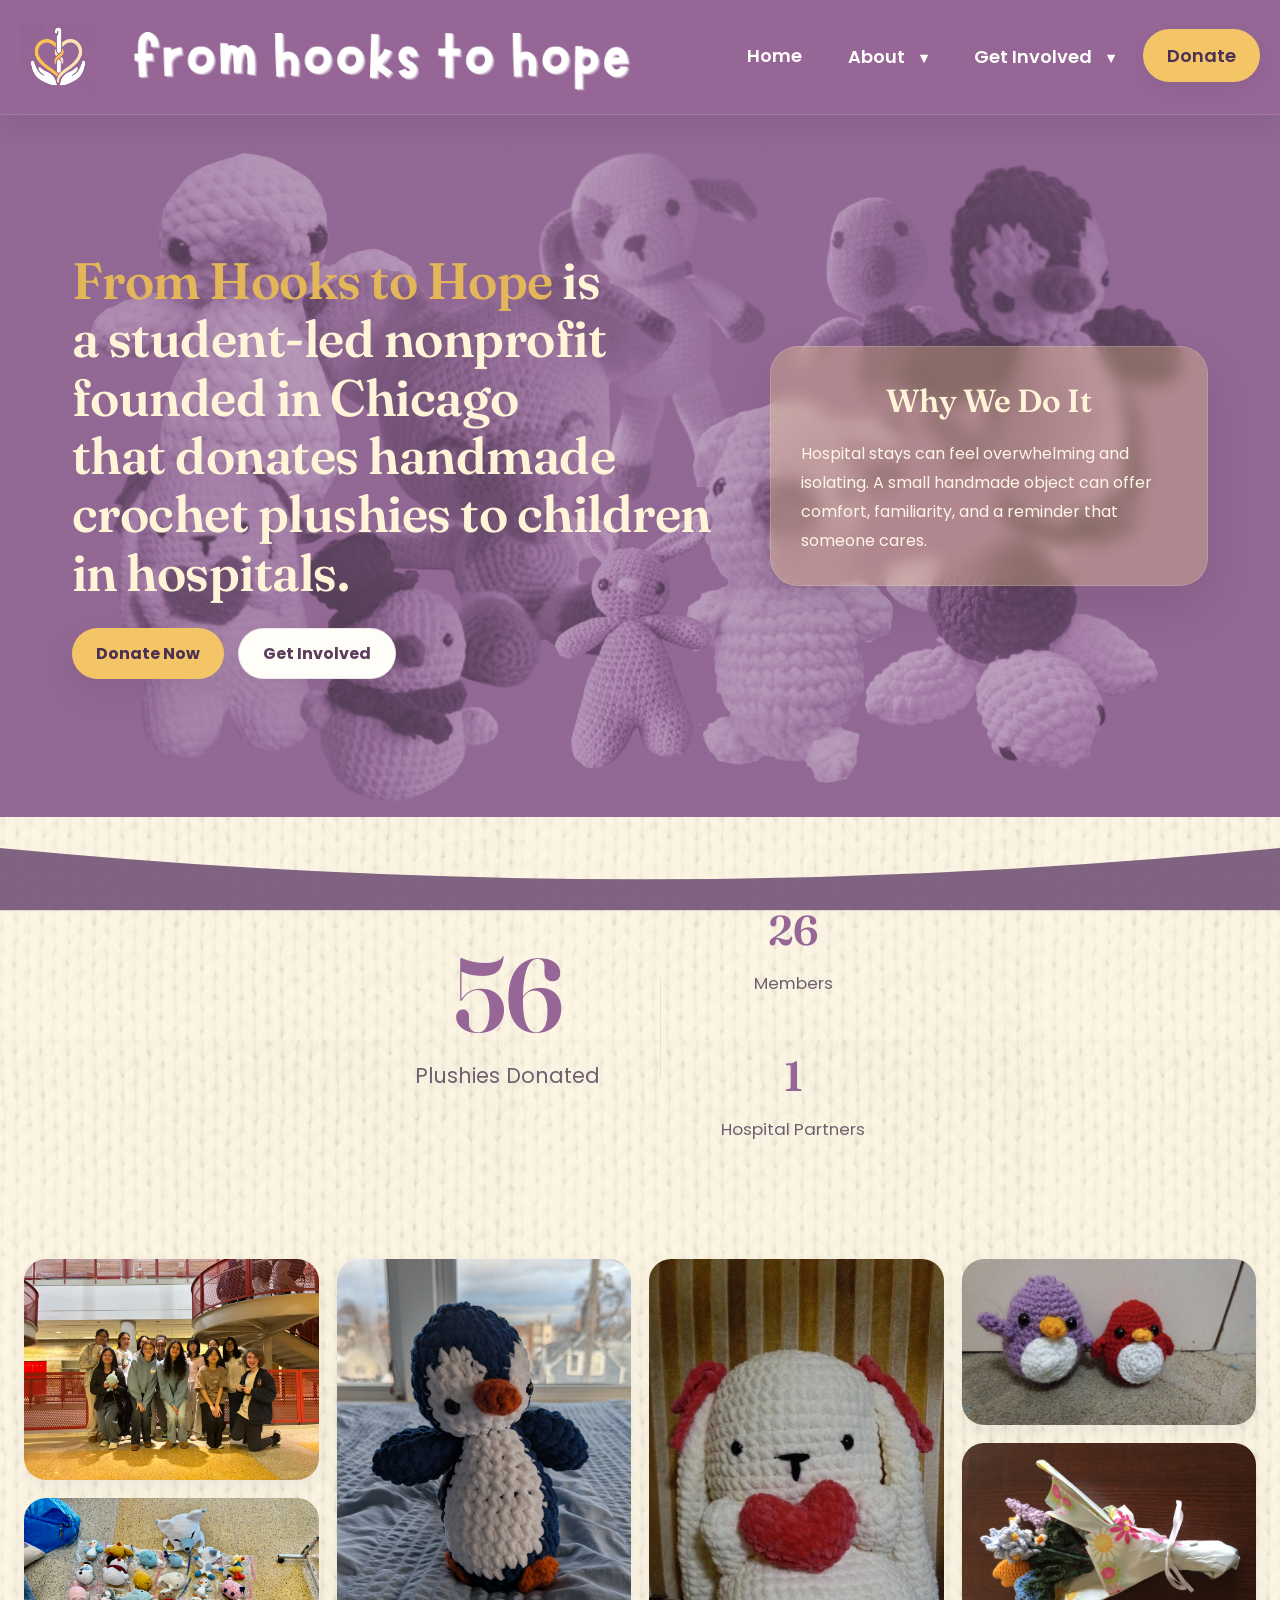
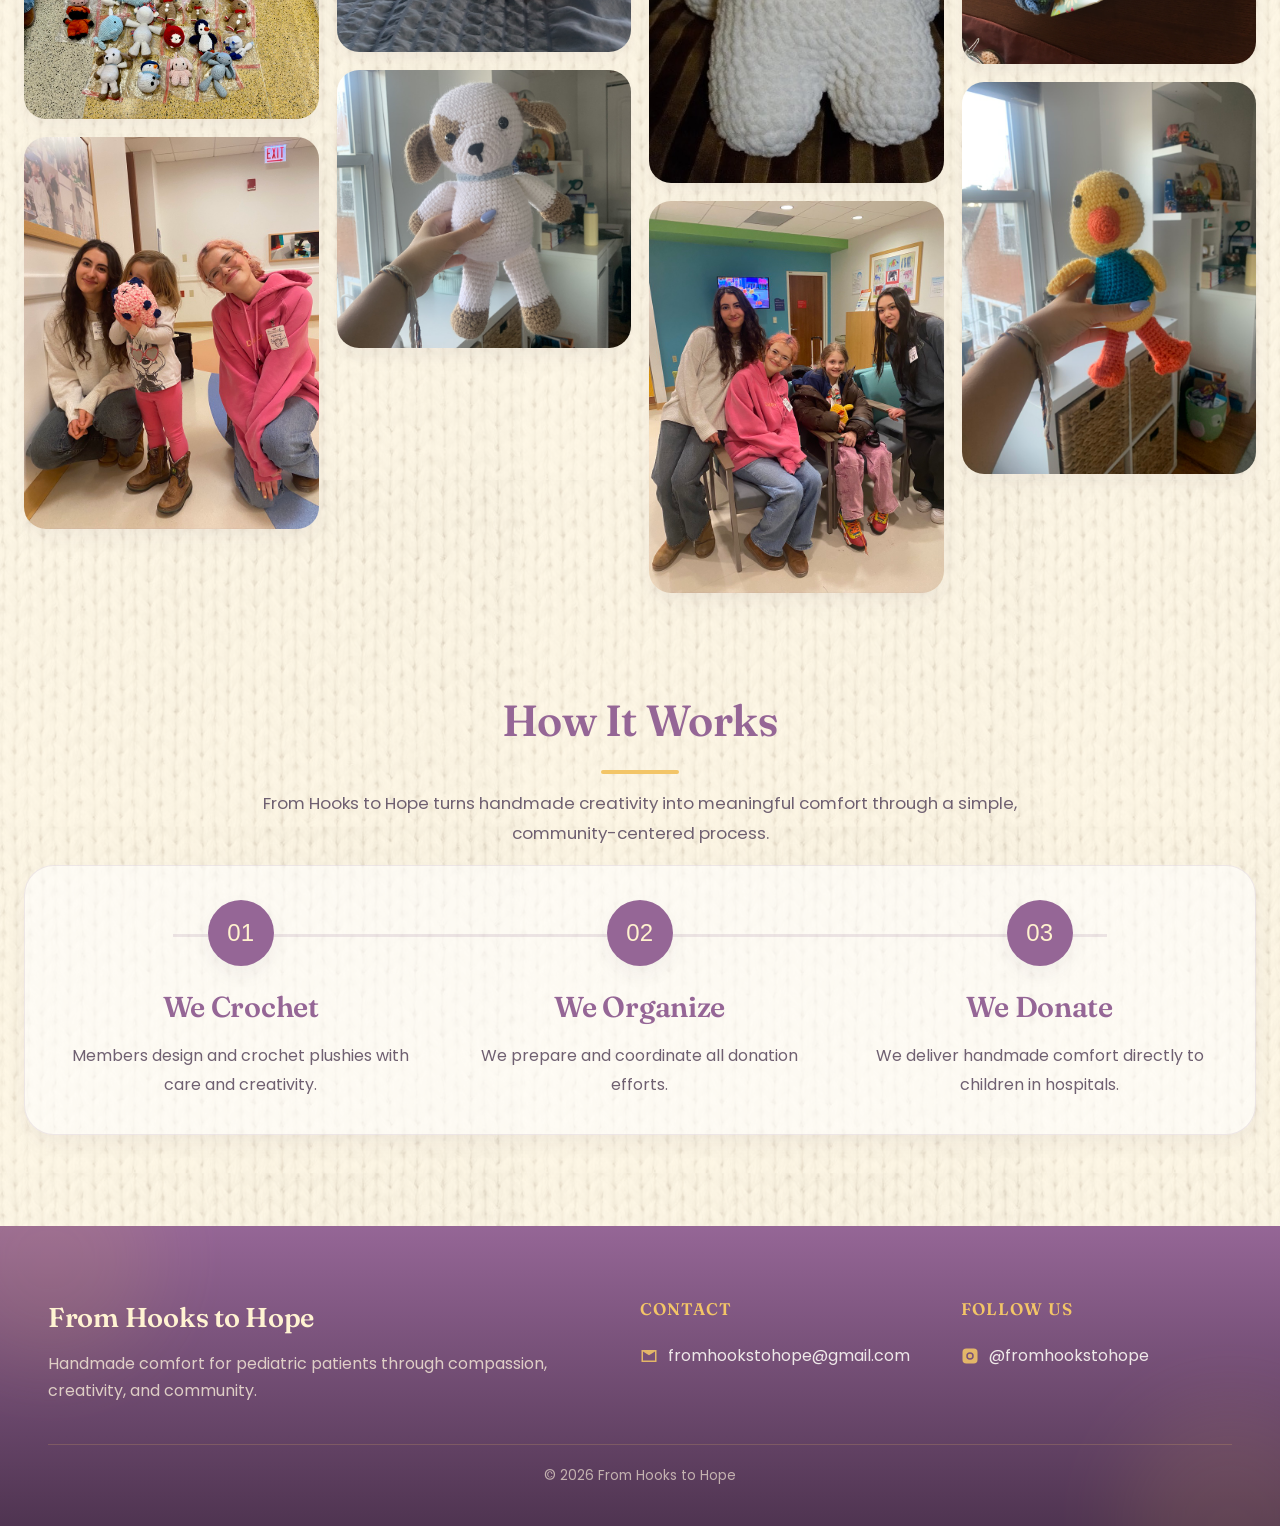
<file: index.html>
<!DOCTYPE html>
<html lang="en">

<head>
  <script async src="https://www.googletagmanager.com/gtag/js?id=G-ZLM5SKXDRL"></script>
  <script>
    window.dataLayer = window.dataLayer || [];
    function gtag(){dataLayer.push(arguments);}
    gtag('js', new Date());
    gtag('config', 'G-ZLM5SKXDRL');
  </script>

  <link rel="icon" type="image/png" href="/logo.png">
  <meta charset="UTF-8">
  <meta name="viewport" content="width=device-width, initial-scale=1.0">
  <title>From Hooks to Hope - Home</title>

  <link href="https://fonts.googleapis.com/css2?family=Fraunces:wght@500;600;700&family=Poppins:wght@300;400;500&display=swap" rel="stylesheet">
  <link href="https://api.fontshare.com/v2/css?f[]=clash-display@500,600,700&display=swap" rel="stylesheet">
  <link rel="stylesheet" href="style.css?v=30">
</head>

<body class="home">

  <!-- NAV -->
  <header class="site-header">
    <div class="nav-shell">

      <div class="logo">
      <a href="index.html" aria-label="From Hooks to Hope home">
      <img src="logo.png" alt="From Hooks to Hope Logo" class="logo-icon">
      <img src="logo-text.png" alt="From Hooks to Hope" class="logo-text">
      </a>
</div>

      <button class="menu-toggle" aria-label="Open navigation menu" aria-expanded="false" aria-controls="site-nav">
        <span></span>
        <span></span>
        <span></span>
      </button>

      <nav id="site-nav" class="site-nav" aria-label="Main navigation">
        <ul class="nav-list">

          <li><a href="index.html">Home</a></li>

          <li class="dropdown">
            <button class="dropdown-toggle" aria-expanded="false" type="button">
              About <span class="caret">▾</span>
            </button>
            <ul class="dropdown-content">
              <li><a href="about.html">About Us</a></li>
              <li><a href="ourteam.html">Our Team</a></li>
              <li><a href="impact.html">Impact</a></li>
            </ul>
          </li>

          <li class="dropdown">
            <button class="dropdown-toggle" aria-expanded="false" type="button">
              Get Involved <span class="caret">▾</span>
            </button>
            <ul class="dropdown-content">
              <li><a href="startchapter.html">Start a Chapter</a></li>
              <li><a href="volunteer.html">Volunteer</a></li>
              <li><a href="partner.html">Partner</a></li>
            </ul>
          </li>

          <li><a class="nav-donate" href="support.html">Donate</a></li>

        </ul>
      </nav>

    </div>
  </header>

  <!-- HERO -->
  <section class="hero">
  <div class="hero-text reveal reveal-left">
    <h1>
      <span class="highlight-name">From Hooks to Hope</span> is a student-led nonprofit founded in Chicago<br>
      that donates handmade crochet plushies to children in hospitals.
    </h1>

    <div class="hero-cta">
      <a href="support.html" class="button button-primary">Donate Now</a>
      <a href="volunteer.html" class="button button-secondary">Get Involved</a>
    </div>
  </div>

  <div class="mission reveal reveal-right">
    <h3>Why We Do It</h3>
    <p>
      Hospital stays can feel overwhelming and isolating.
      A small handmade object can offer comfort, familiarity,
      and a reminder that someone cares.
    </p>
  </div>
</section>

  <div class="hero-divider">
    <svg viewBox="0 0 1440 120" preserveAspectRatio="none">
      <path d="M0,50 Q720,120 1440,50 L1440,120 L0,120 Z"></path>
    </svg>
  </div>

    <section class="impact-stats reveal">

  <div class="impact-main">
    <h2>73</h2>
    <p>Plushies Donated</p>
  </div>

  <div class="impact-divider"></div>

  <div class="impact-side">
    <div class="impact-small">
      <h3>35</h3>
      <p>Members</p>
    </div>

    <div class="impact-small">
      <h3>2</h3>
      <p>Hospital Partners</p>
    </div>
  </div>

</section>

   
    <section class="photo-masonry reveal">
      <img src="members.jpg" alt="From Hooks to Hope members together">
      <img src="winterdrive3.jpg" alt="Winter donation drive">
      <img src="withpatients1.jpg" alt="Plushies prepared for pediatric patients">
      <img src="penguin-plush.jpg" alt="Handmade penguin plushie">
      <img src="dogplushie.jpg" alt="Handmade dog plushie">
      <img src="homepage4.jpg" alt="Donation photo">
      <img src="withpatients2.jpg" alt="Hospital donation plushies">
      <img src="homepage6.jpg" alt="Event photo">
      <img src="homepage7.jpg" alt="Crocheted plush donation">
      <img src="homepage8.jpg" alt="Community photo">
    </section>

    <section class="how-it-works reveal">
      <div class="section-heading">
        <h2>How It Works</h2>
        <p>
          From Hooks to Hope turns handmade creativity into meaningful comfort
          through a simple, community-centered process.
        </p>
      </div>

      <div class="process-wrap">
        <div class="process-step reveal reveal-delay-1">
          <div class="process-number">01</div>
          <div class="process-text">
            <h3>We Crochet</h3>
            <p>Members design and crochet plushies with care and creativity.</p>
          </div>
        </div>

        <div class="process-step reveal reveal-delay-2">
          <div class="process-number">02</div>
          <div class="process-text">
            <h3>We Organize</h3>
            <p>We prepare and coordinate all donation efforts.</p>
          </div>
        </div>

        <div class="process-step reveal reveal-delay-3">
          <div class="process-number">03</div>
          <div class="process-text">
            <h3>We Donate</h3>
            <p>We deliver handmade comfort directly to children in hospitals.</p>
          </div>
        </div>
      </div>
    </section>
  

  <!-- FOOTER -->
 
  <footer class="site-footer">
    <div class="footer-content">

      <div class="footer-brand">
        <h3>From Hooks to Hope</h3>
        <p>Handmade comfort for pediatric patients through compassion, creativity, and community.</p>
      </div>

      <div class="footer-links">
  <h4>Contact</h4>
  <a href="mailto:fromhookstohope@gmail.com" class="footer-link">
    <span class="footer-icon">
      <svg viewBox="0 0 24 24" fill="currentColor">
        <path d="M2 4h20v16H2V4zm10 7L4 6v12h16V6l-8 5z"/>
      </svg>
    </span>
    fromhookstohope@gmail.com
  </a>
</div>

<div class="footer-links">
  <h4>Follow Us</h4>
  <a href="https://instagram.com/fromhookstohope" target="_blank" class="footer-link">
    <span class="footer-icon">
      <svg viewBox="0 0 24 24" fill="currentColor">
        <path d="M7 2h10a5 5 0 015 5v10a5 5 0 01-5 5H7a5 5 0 01-5-5V7a5 5 0 015-5zm5 5a5 5 0 100 10 5 5 0 000-10zm6.5-1a1.5 1.5 0 110 3 1.5 1.5 0 010-3zM12 9a3 3 0 110 6 3 3 0 010-6z"/>
      </svg>
    </span>
    @fromhookstohope
  </a>
</div>

    </div>

    <div class="footer-bottom">
      <p>© 2026 From Hooks to Hope</p>
    </div>
  </footer>

  <!-- SCRIPT -->
  <script>
/* NAV */
const menuToggle = document.querySelector('.menu-toggle');
const siteNav = document.querySelector('.site-nav');

if (menuToggle && siteNav) {
  menuToggle.addEventListener('click', () => {
    siteNav.classList.toggle('nav-open');
    const expanded = menuToggle.getAttribute('aria-expanded') === 'true';
    menuToggle.setAttribute('aria-expanded', String(!expanded));
  });
}

/* DROPDOWNS */
const dropdowns = document.querySelectorAll('.dropdown');

dropdowns.forEach((dropdown) => {
  const toggle = dropdown.querySelector('.dropdown-toggle');

  toggle.addEventListener('click', (e) => {
    e.stopPropagation();

    const isOpen = dropdown.classList.contains('open');

    dropdowns.forEach(d => d.classList.remove('open'));

    if (!isOpen) dropdown.classList.add('open');
  });
});

document.addEventListener('click', () => {
  dropdowns.forEach(d => d.classList.remove('open'));
});

/* REVEAL ON SCROLL */
/* REVEAL ON SCROLL */
const revealItems = document.querySelectorAll('.reveal');

const revealObserver = new IntersectionObserver((entries) => {
  entries.forEach(entry => {
    if (entry.isIntersecting) {
      entry.target.classList.add('is-visible');
    }
  });
}, { threshold: 0.2 });

revealItems.forEach(el => revealObserver.observe(el));

/* COUNT-UP STATS (UPDATED FOR NEW STRUCTURE) */
const counters = document.querySelectorAll('.impact-main h2, .impact-small h3');
const statsSection = document.querySelector('.impact-stats');

const runCounters = () => {
  counters.forEach((counter, index) => {
    const target = parseInt(counter.innerText, 10);

    // safety: avoid re-running broken animation
    if (isNaN(target)) return;

    const duration = 1200;
    const startTime = performance.now();

    setTimeout(() => {
      const update = (time) => {
        const progress = Math.min((time - startTime) / duration, 1);
        counter.innerText = Math.floor(progress * target);

        if (progress < 1) {
          requestAnimationFrame(update);
        } else {
          counter.innerText = target;
        }
      };

      requestAnimationFrame(update);
    }, index * 180);
  });
};

const statsObserver = new IntersectionObserver((entries) => {
  entries.forEach(entry => {
    if (entry.isIntersecting) {
      runCounters();
      statsObserver.unobserve(entry.target);
    }
  });
}, {
  threshold: 0.5
});

if (statsSection) {
  statsObserver.observe(statsSection);
}
</script>

</body>
</html>
</file>
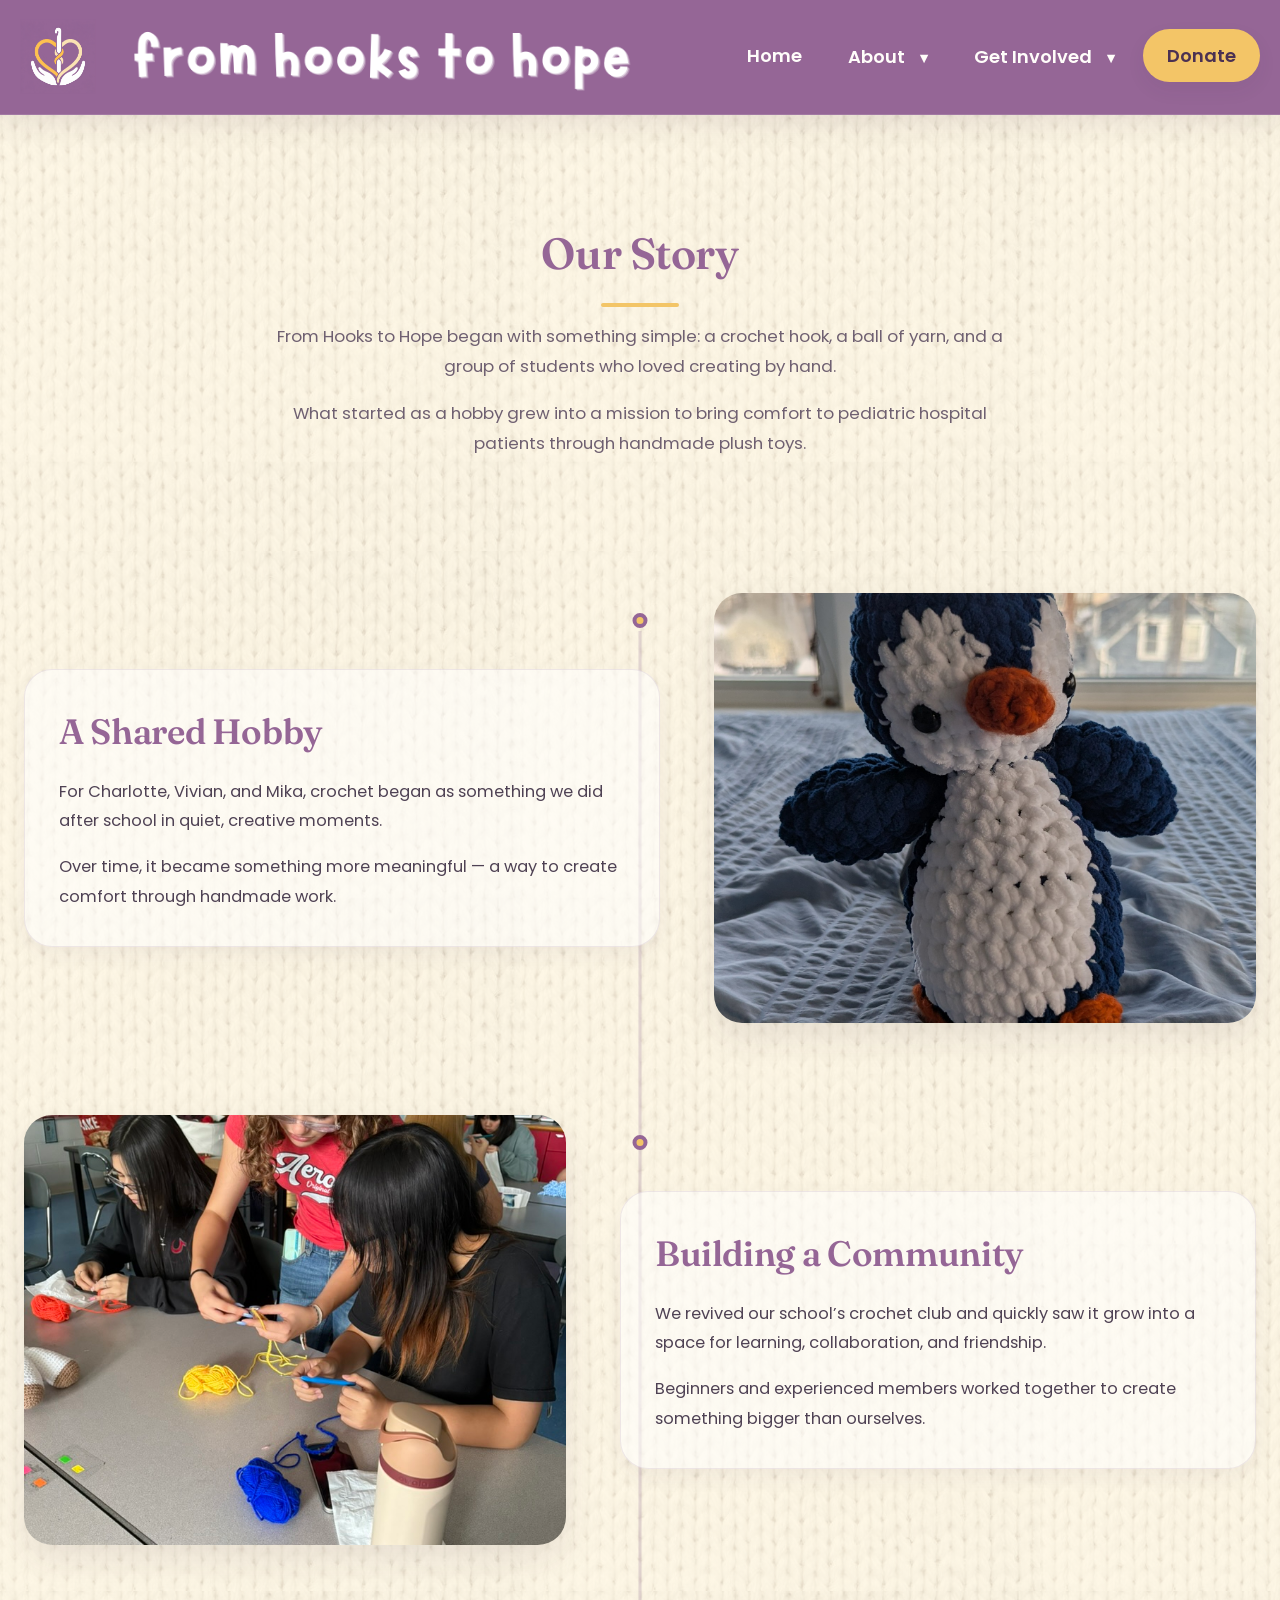
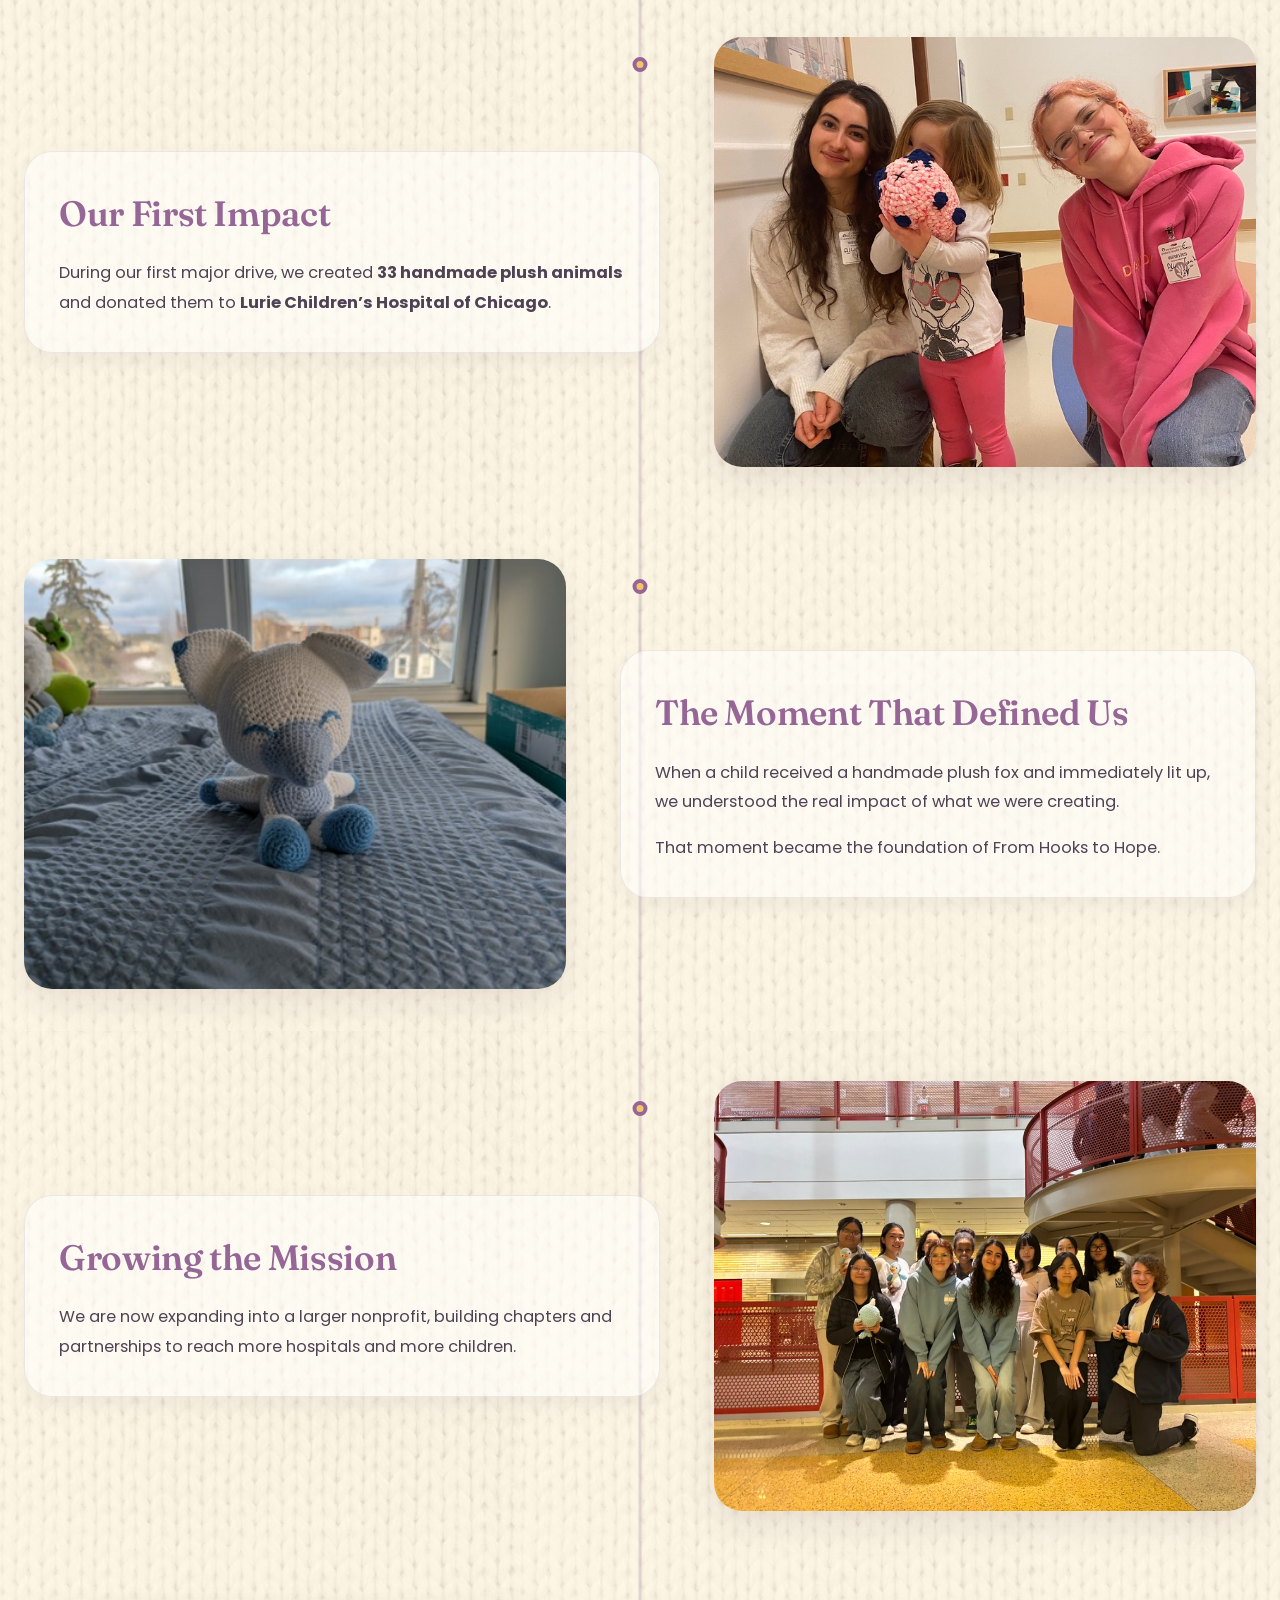
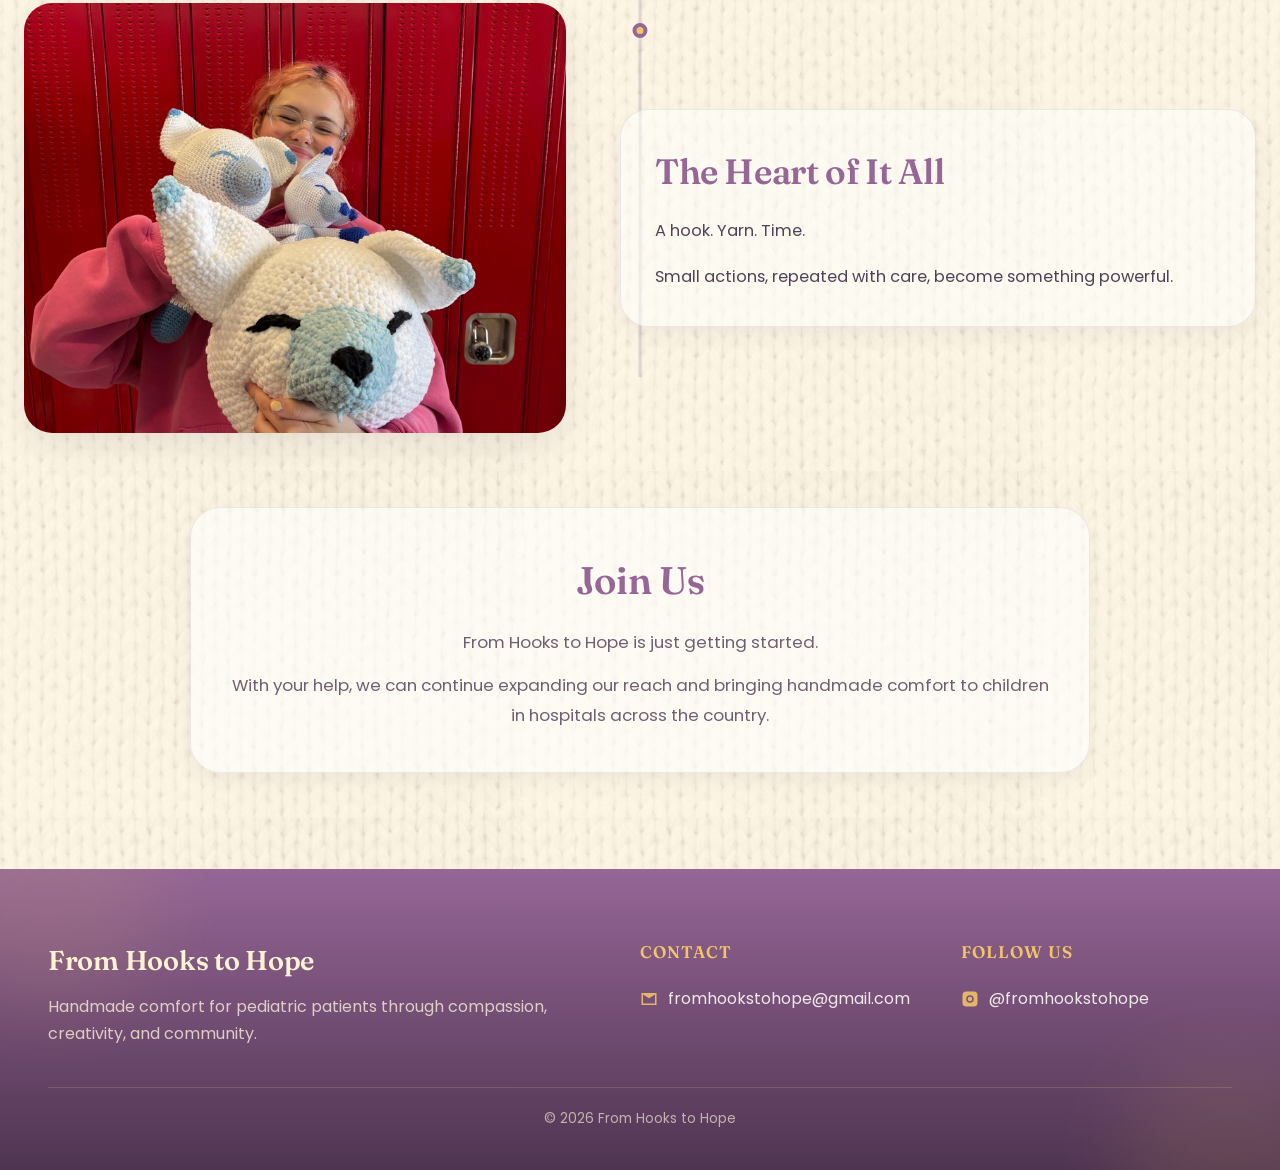
<file: about.html>
<!DOCTYPE html>
<html lang="en">

<head>
  <script async src="https://www.googletagmanager.com/gtag/js?id=G-ZLM5SKXDRL"></script>
  <script>
    window.dataLayer = window.dataLayer || [];
    function gtag(){dataLayer.push(arguments);}
    gtag('js', new Date());
    gtag('config', 'G-ZLM5SKXDRL');
  </script>

  <link rel="icon" type="image/png" href="/logo.png">

  <meta charset="UTF-8">
  <meta name="viewport" content="width=device-width, initial-scale=1.0">
  <title>From Hooks to Hope - About Us</title>

  <link href="https://fonts.googleapis.com/css2?family=Fraunces:wght@500;600;700&family=Poppins:wght@300;400;500&display=swap" rel="stylesheet">
  <link href="https://api.fontshare.com/v2/css?f[]=clash-display@500,600,700&display=swap" rel="stylesheet">

  <link rel="stylesheet" href="style.css?v=24">
</head>

<body>

  <!-- NAV -->
  <header class="site-header">
    <div class="nav-shell">

      <div class="logo">
      <a href="index.html" aria-label="From Hooks to Hope home">
      <img src="logo.png" alt="From Hooks to Hope Logo" class="logo-icon">
      <img src="logo-text.png" alt="From Hooks to Hope" class="logo-text">
      </a>
</div>

      <button class="menu-toggle" aria-label="Open navigation menu" aria-expanded="false" aria-controls="site-nav">
        <span></span>
        <span></span>
        <span></span>
      </button>

      <nav id="site-nav" class="site-nav">
        <ul class="nav-list">

          <li><a href="index.html">Home</a></li>

          <li class="dropdown">
            <button class="dropdown-toggle" type="button">
              About <span class="caret">▾</span>
            </button>
            <ul class="dropdown-content">
              <li><a href="about.html">About Us</a></li>
              <li><a href="ourteam.html">Our Team</a></li>
              <li><a href="impact.html">Impact</a></li>
            </ul>
          </li>

          <li class="dropdown">
            <button class="dropdown-toggle" type="button">
              Get Involved <span class="caret">▾</span>
            </button>
            <ul class="dropdown-content">
              <li><a href="startchapter.html">Start a Chapter</a></li>
              <li><a href="volunteer.html">Volunteer</a></li>
              <li><a href="partner.html">Partner</a></li>
            </ul>
          </li>

          <li><a class="nav-donate" href="support.html">Donate</a></li>

        </ul>
      </nav>

    </div>
  </header>

  <!-- HERO -->
  <section class="about-hero reveal">
    <div class="about-hero-content">
      <h1>Our Story</h1>

      <p>
        From Hooks to Hope began with something simple: a crochet hook, a ball of yarn,
        and a group of students who loved creating by hand.
      </p>

      <p>
        What started as a hobby grew into a mission to bring comfort to pediatric hospital patients
        through handmade plush toys.
      </p>
    </div>
  </section>

  <!-- STORY -->
  <section class="about-story">

    <div class="story-timeline">

      <div class="story-block reveal">
        <div class="story-text">
          <h2>A Shared Hobby</h2>
          <p>
            For Charlotte, Vivian, and Mika, crochet began as something we did after school
            in quiet, creative moments.
          </p>
          <p>
            Over time, it became something more meaningful — a way to create comfort through handmade work.
          </p>
        </div>

        <div class="story-image">
          <img src="penguin-plush.jpg" alt="Crochet plush beginnings">
        </div>
      </div>

      <div class="story-block reverse reveal">
        <div class="story-text">
          <h2>Building a Community</h2>
          <p>
            We revived our school’s crochet club and quickly saw it grow into a space for learning,
            collaboration, and friendship.
          </p>
          <p>
            Beginners and experienced members worked together to create something bigger than ourselves.
          </p>
        </div>

        <div class="story-image">
          <img src="teaching-in-club.jpg" alt="Crochet club members">
        </div>
      </div>

      <div class="story-block reveal">
        <div class="story-text">
          <h2>Our First Impact</h2>
          <p>
            During our first major drive, we created <strong>33 handmade plush animals</strong>
            and donated them to <strong>Lurie Children’s Hospital of Chicago</strong>.
          </p>
        </div>

        <div class="story-image">
          <img src="withpatients1.jpg" alt="Donation drive">
        </div>
      </div>

      <div class="story-block reverse reveal">
        <div class="story-text">
          <h2>The Moment That Defined Us</h2>
          <p>
            When a child received a handmade plush fox and immediately lit up,
            we understood the real impact of what we were creating.
          </p>
          <p>
            That moment became the foundation of From Hooks to Hope.
          </p>
        </div>

        <div class="story-image">
          <img src="arctic-fox.jpg" alt="Plush fox gift">
        </div>
      </div>

      <div class="story-block reveal">
        <div class="story-text">
          <h2>Growing the Mission</h2>
          <p>
            We are now expanding into a larger nonprofit, building chapters and partnerships
            to reach more hospitals and more children.
          </p>
        </div>

        <div class="story-image">
          <img src="members.jpg" alt="Team members">
        </div>
      </div>

      <div class="story-block reverse reveal">
        <div class="story-text">
          <h2>The Heart of It All</h2>
          <p>
            A hook. Yarn. Time.
          </p>
          <p>
            Small actions, repeated with care, become something powerful.
          </p>
        </div>

        <div class="story-image">
          <img src="about-impact.jpg" alt="Mission impact">
        </div>
      </div>

    </div>

    <div class="about-closing reveal">
      <h2>Join Us</h2>
      <p>From Hooks to Hope is just getting started.</p>
      <p>
        With your help, we can continue expanding our reach and bringing handmade comfort
        to children in hospitals across the country.
      </p>
    </div>

  </section>

  <!-- FOOTER -->

  <footer class="site-footer">
    <div class="footer-content">

      <div class="footer-brand">
        <h3>From Hooks to Hope</h3>
        <p>Handmade comfort for pediatric patients through compassion, creativity, and community.</p>
      </div>

      <div class="footer-links">
  <h4>Contact</h4>
  <a href="mailto:fromhookstohope@gmail.com" class="footer-link">
    <span class="footer-icon">
      <svg viewBox="0 0 24 24" fill="currentColor">
        <path d="M2 4h20v16H2V4zm10 7L4 6v12h16V6l-8 5z"/>
      </svg>
    </span>
    fromhookstohope@gmail.com
  </a>
</div>

<div class="footer-links">
  <h4>Follow Us</h4>
  <a href="https://instagram.com/fromhookstohope" target="_blank" class="footer-link">
    <span class="footer-icon">
      <svg viewBox="0 0 24 24" fill="currentColor">
        <path d="M7 2h10a5 5 0 015 5v10a5 5 0 01-5 5H7a5 5 0 01-5-5V7a5 5 0 015-5zm5 5a5 5 0 100 10 5 5 0 000-10zm6.5-1a1.5 1.5 0 110 3 1.5 1.5 0 010-3zM12 9a3 3 0 110 6 3 3 0 010-6z"/>
      </svg>
    </span>
    @fromhookstohope
  </a>
</div>

    </div>

    <div class="footer-bottom">
      <p>© 2026 From Hooks to Hope</p>
    </div>
  </footer>

  <!-- SCRIPT -->
  <script>
    const menuToggle = document.querySelector('.menu-toggle');
    const siteNav = document.querySelector('.site-nav');
    const dropdowns = document.querySelectorAll('.dropdown');

    if (menuToggle && siteNav) {
      menuToggle.addEventListener('click', () => {
        siteNav.classList.toggle('nav-open');
        menuToggle.setAttribute('aria-expanded',
          menuToggle.getAttribute('aria-expanded') === 'true' ? 'false' : 'true'
        );
      });
    }

    dropdowns.forEach((dropdown) => {
      const toggle = dropdown.querySelector('.dropdown-toggle');

      toggle.addEventListener('click', (e) => {
        e.stopPropagation();

        const isOpen = dropdown.classList.contains('open');

        dropdowns.forEach(d => d.classList.remove('open'));

        if (!isOpen) dropdown.classList.add('open');
      });
    });

    document.addEventListener('click', () => {
      dropdowns.forEach(d => d.classList.remove('open'));
    });

    const revealItems = document.querySelectorAll('.reveal');

    const observer = new IntersectionObserver((entries) => {
      entries.forEach(entry => {
        if (entry.isIntersecting) {
          entry.target.classList.add('is-visible');
        }
      });
    }, { threshold: 0.14 });

    revealItems.forEach(el => observer.observe(el));
  </script>

</body>
</html>
</file>
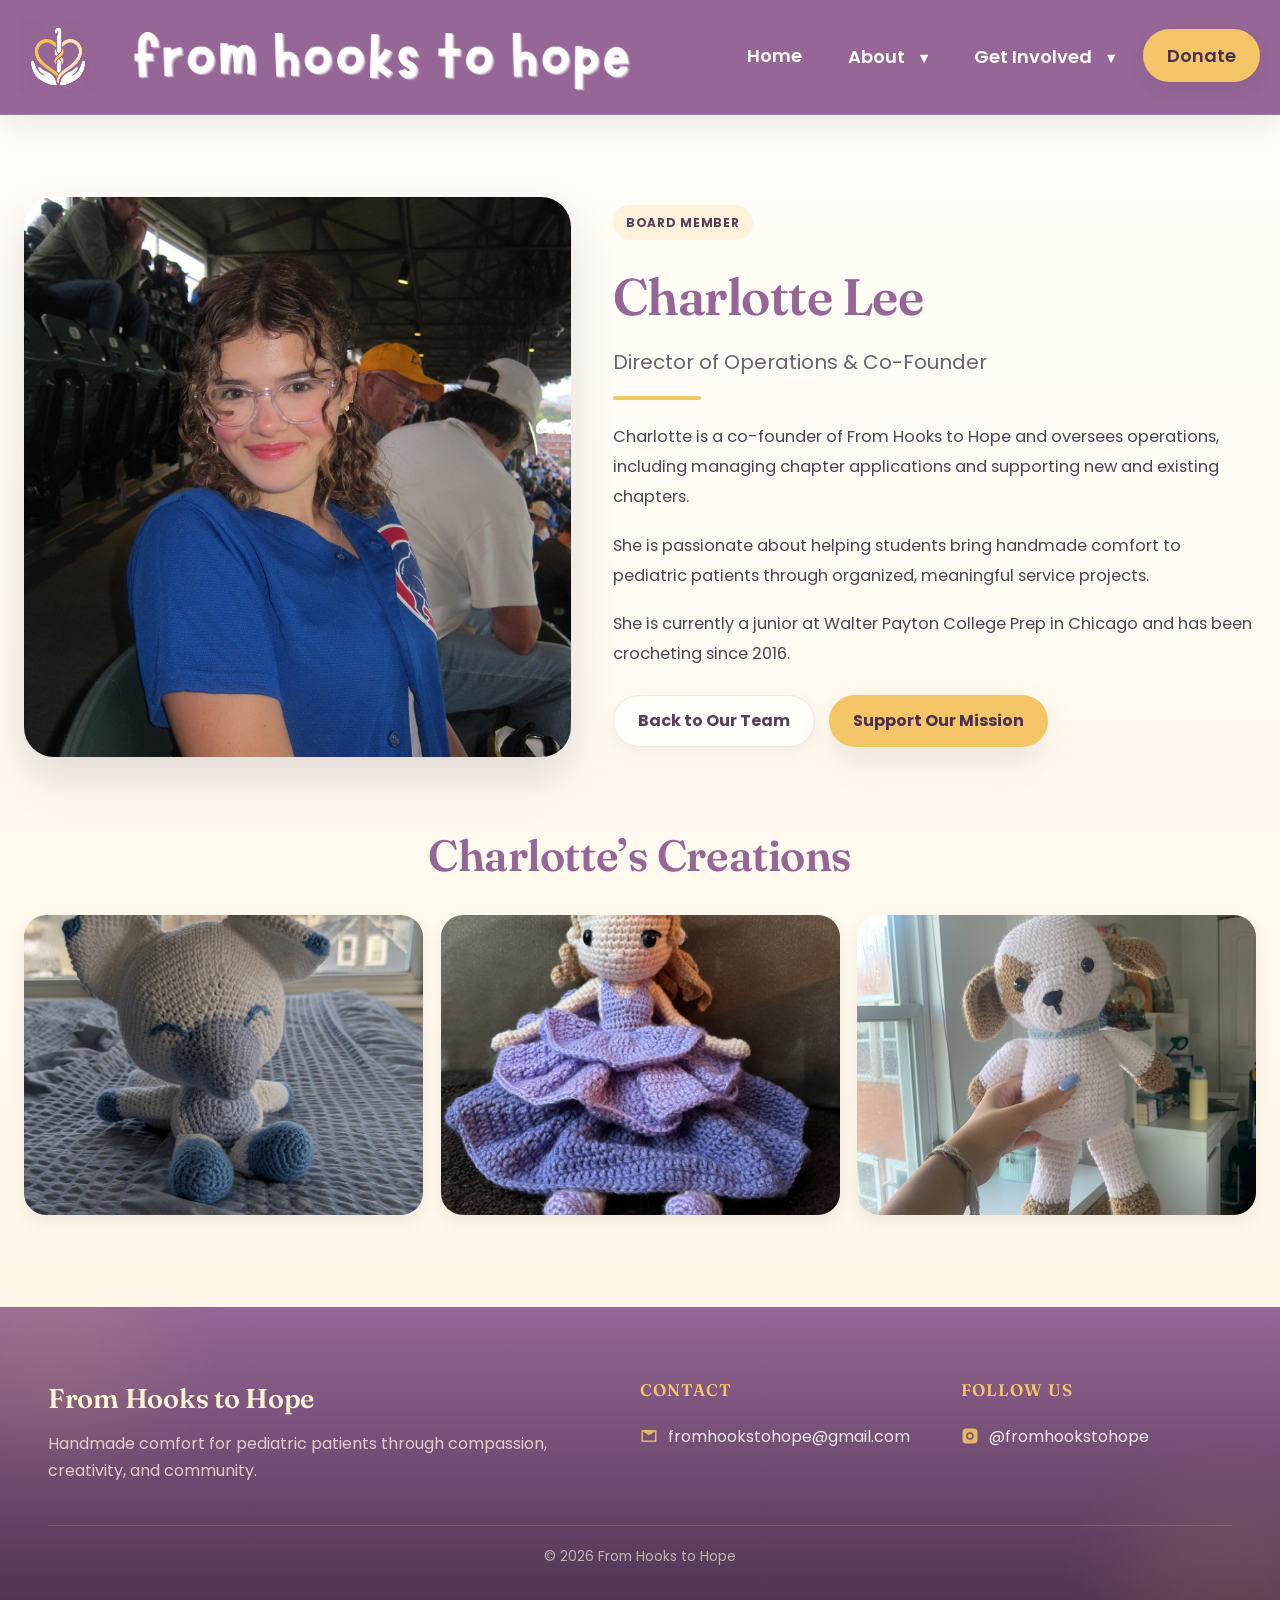
<file: charlotte.html>
<!DOCTYPE html>
<html lang="en">

<head>
  <script async src="https://www.googletagmanager.com/gtag/js?id=G-ZLM5SKXDRL"></script>
  <script>
    window.dataLayer = window.dataLayer || [];
    function gtag(){dataLayer.push(arguments);}
    gtag('js', new Date());
    gtag('config', 'G-ZLM5SKXDRL');
  </script>

  <link rel="icon" type="image/png" href="/logo.png">

  <meta charset="UTF-8">
  <meta name="viewport" content="width=device-width, initial-scale=1.0">
  <title>From Hooks to Hope - Charlotte Lee</title>

  <link href="https://fonts.googleapis.com/css2?family=Fraunces:wght@500;600;700&family=Poppins:wght@300;400;500&display=swap" rel="stylesheet">
  <link href="https://api.fontshare.com/v2/css?f[]=clash-display@500,600,700&display=swap" rel="stylesheet">

  <link rel="stylesheet" href="style.css?v=24">
</head>

<body>

  <!-- NAV -->
  <header class="site-header">
    <div class="nav-shell">

      <div class="logo">
      <a href="index.html" aria-label="From Hooks to Hope home">
      <img src="logo.png" alt="From Hooks to Hope Logo" class="logo-icon">
      <img src="logo-text.png" alt="From Hooks to Hope" class="logo-text">
      </a>
</div>

      <button class="menu-toggle" aria-label="Open navigation menu" aria-expanded="false" aria-controls="site-nav">
        <span></span>
        <span></span>
        <span></span>
      </button>

      <nav id="site-nav" class="site-nav">
        <ul class="nav-list">

          <li><a href="index.html">Home</a></li>

          <li class="dropdown">
            <button class="dropdown-toggle" type="button">
              About <span class="caret">▾</span>
            </button>
            <ul class="dropdown-content">
              <li><a href="about.html">About Us</a></li>
              <li><a href="ourteam.html">Our Team</a></li>
              <li><a href="impact.html">Impact</a></li>
            </ul>
          </li>

          <li class="dropdown">
            <button class="dropdown-toggle" type="button">
              Get Involved <span class="caret">▾</span>
            </button>
            <ul class="dropdown-content">
              <li><a href="startchapter.html">Start a Chapter</a></li>
              <li><a href="volunteer.html">Volunteer</a></li>
              <li><a href="partner.html">Partner</a></li>
            </ul>
          </li>

          <li><a class="nav-donate" href="support.html">Donate</a></li>

        </ul>
      </nav>

    </div>
  </header>

  <!-- PROFILE -->
  <main class="member-page">

    <section class="member-profile">

      <div class="member-image reveal reveal-left">
        <img src="charlotte.jpg" alt="Charlotte Lee">
      </div>

      <div class="member-content reveal reveal-right">

        <span class="member-label">Board Member</span>

        <h1>Charlotte Lee</h1>

        <p class="member-role">Director of Operations &amp; Co-Founder</p>

        <div class="member-divider"></div>

        <p class="member-bio">
          Charlotte is a co-founder of From Hooks to Hope and oversees operations,
          including managing chapter applications and supporting new and existing chapters.
        </p>

        <p class="member-bio">
          She is passionate about helping students bring handmade comfort to pediatric patients
          through organized, meaningful service projects.
        </p>

        <p class="member-bio">
          She is currently a junior at Walter Payton College Prep in Chicago and has been crocheting since 2016.
        </p>

        <div class="member-buttons">
          <a href="ourteam.html" class="member-button-secondary">Back to Our Team</a>
          <a href="support.html" class="member-button">Support Our Mission</a>
        </div>

      </div>

    </section>

    <!-- GALLERY -->
    <section class="member-gallery-section">

      <div class="member-gallery-heading reveal">
        <h2>Charlotte’s Creations</h2>
      </div>

      <div class="member-gallery">
        <img src="charlotte-make1.jpg" class="reveal reveal-delay-1" alt="Charlotte crochet work 1">
        <img src="charlotte-make2.jpg" class="reveal reveal-delay-2" alt="Charlotte crochet work 2">
        <img src="charlotte-make3.jpg" class="reveal reveal-delay-3" alt="Charlotte crochet work 3">
      </div>

    </section>

  </main>

  <!-- FOOTER -->

  <footer class="site-footer">
    <div class="footer-content">

      <div class="footer-brand">
        <h3>From Hooks to Hope</h3>
        <p>Handmade comfort for pediatric patients through compassion, creativity, and community.</p>
      </div>

      <div class="footer-links">
  <h4>Contact</h4>
  <a href="mailto:fromhookstohope@gmail.com" class="footer-link">
    <span class="footer-icon">
      <svg viewBox="0 0 24 24" fill="currentColor">
        <path d="M2 4h20v16H2V4zm10 7L4 6v12h16V6l-8 5z"/>
      </svg>
    </span>
    fromhookstohope@gmail.com
  </a>
</div>

<div class="footer-links">
  <h4>Follow Us</h4>
  <a href="https://instagram.com/fromhookstohope" target="_blank" class="footer-link">
    <span class="footer-icon">
      <svg viewBox="0 0 24 24" fill="currentColor">
        <path d="M7 2h10a5 5 0 015 5v10a5 5 0 01-5 5H7a5 5 0 01-5-5V7a5 5 0 015-5zm5 5a5 5 0 100 10 5 5 0 000-10zm6.5-1a1.5 1.5 0 110 3 1.5 1.5 0 010-3zM12 9a3 3 0 110 6 3 3 0 010-6z"/>
      </svg>
    </span>
    @fromhookstohope
  </a>
</div>

    </div>

    <div class="footer-bottom">
      <p>© 2026 From Hooks to Hope</p>
    </div>
  </footer>

  <!-- SCRIPT -->
  <script>
    const menuToggle = document.querySelector('.menu-toggle');
    const siteNav = document.querySelector('.site-nav');
    const dropdowns = document.querySelectorAll('.dropdown');

    if (menuToggle && siteNav) {
      menuToggle.addEventListener('click', () => {
        siteNav.classList.toggle('nav-open');
        menuToggle.setAttribute('aria-expanded',
          menuToggle.getAttribute('aria-expanded') === 'true' ? 'false' : 'true'
        );
      });
    }

    dropdowns.forEach((dropdown) => {
      const toggle = dropdown.querySelector('.dropdown-toggle');

      toggle.addEventListener('click', (e) => {
        e.stopPropagation();

        const isOpen = dropdown.classList.contains('open');

        dropdowns.forEach(d => d.classList.remove('open'));

        if (!isOpen) dropdown.classList.add('open');
      });
    });

    document.addEventListener('click', () => {
      dropdowns.forEach(d => d.classList.remove('open'));
    });

    const revealItems = document.querySelectorAll('.reveal');

    const observer = new IntersectionObserver((entries) => {
      entries.forEach(entry => {
        if (entry.isIntersecting) {
          entry.target.classList.add('is-visible');
        }
      });
    }, { threshold: 0.14 });

    revealItems.forEach(el => observer.observe(el));
  </script>

</body>
</html>
</file>
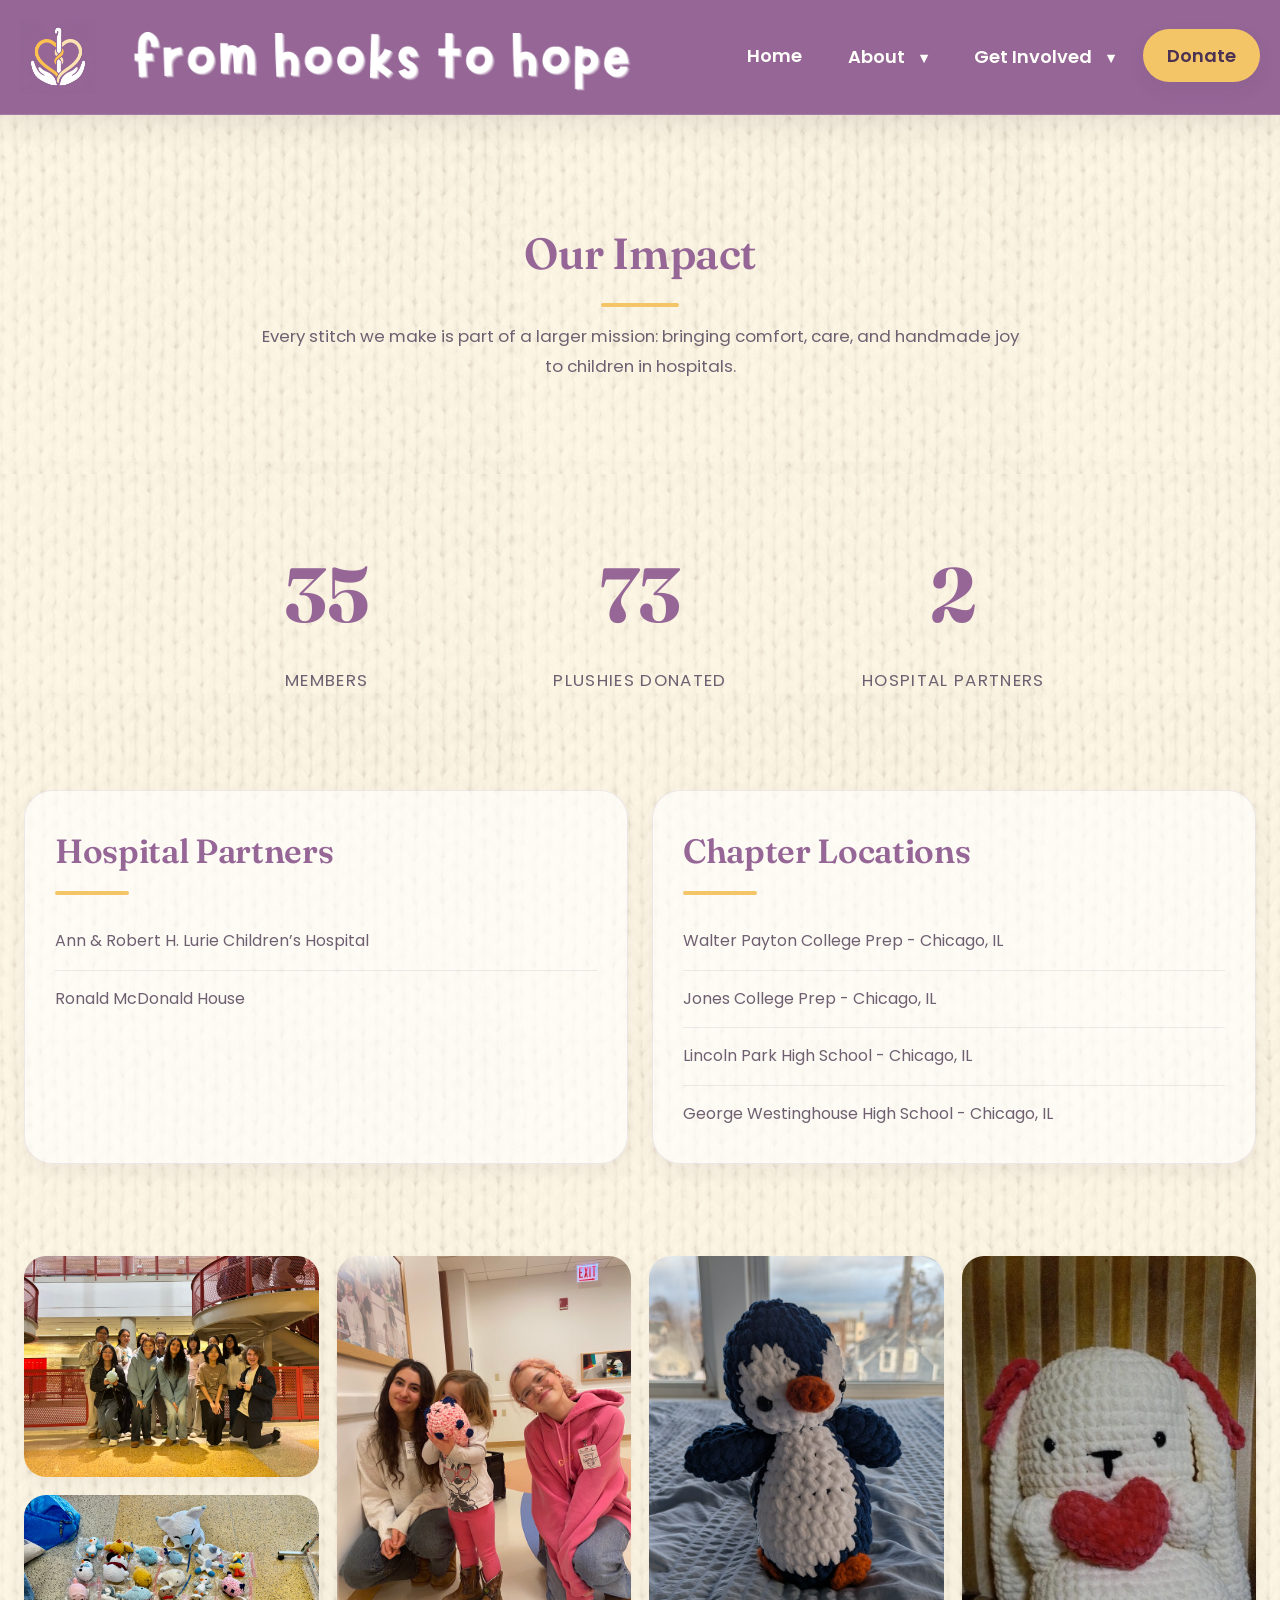
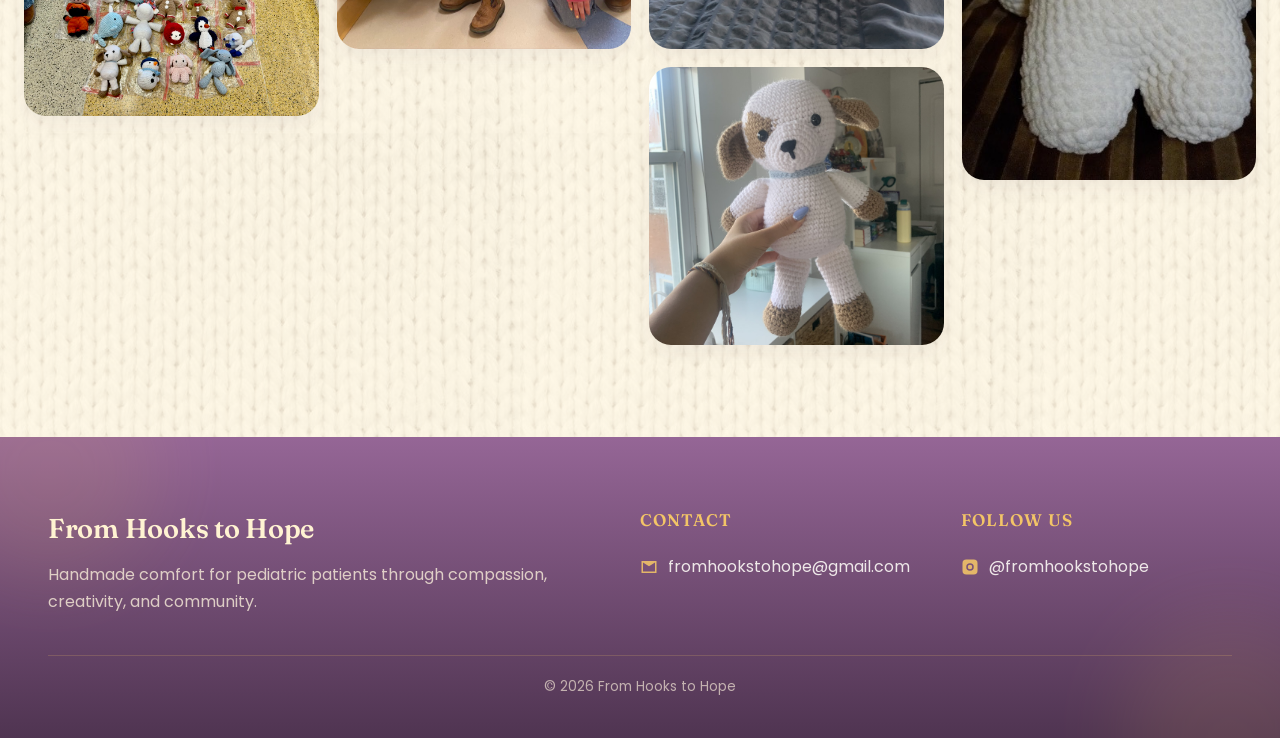
<file: impact.html>
<!DOCTYPE html>
<html lang="en">

<head>
  <script async src="https://www.googletagmanager.com/gtag/js?id=G-ZLM5SKXDRL"></script>
  <script>
    window.dataLayer = window.dataLayer || [];
    function gtag(){dataLayer.push(arguments);}
    gtag('js', new Date());
    gtag('config', 'G-ZLM5SKXDRL');
  </script>

  <link rel="icon" type="image/png" href="/logo.png">
  <meta charset="UTF-8">
  <meta name="viewport" content="width=device-width, initial-scale=1.0">

  <title>From Hooks to Hope - Impact</title>

  <link href="https://fonts.googleapis.com/css2?family=Fraunces:wght@500;600;700&family=Poppins:wght@300;400;500&display=swap" rel="stylesheet">
  <link href="https://api.fontshare.com/v2/css?f[]=clash-display@500,600,700&display=swap" rel="stylesheet">

  <link rel="stylesheet" href="style.css?v=24">
</head>

<body class="impact-page">

  <!-- NAV -->
  <header class="site-header">
    <div class="nav-shell">

      <div class="logo">
      <a href="index.html" aria-label="From Hooks to Hope home">
      <img src="logo.png" alt="From Hooks to Hope Logo" class="logo-icon">
      <img src="logo-text.png" alt="From Hooks to Hope" class="logo-text">
      </a>
</div>

      <button class="menu-toggle" aria-label="Open navigation menu" aria-expanded="false" aria-controls="site-nav">
        <span></span><span></span><span></span>
      </button>

      <nav id="site-nav" class="site-nav">
        <ul class="nav-list">
          <li><a href="index.html">Home</a></li>

          <li class="dropdown">
            <button class="dropdown-toggle" type="button">
              About <span class="caret">▾</span>
            </button>
            <ul class="dropdown-content">
              <li><a href="about.html">About Us</a></li>
              <li><a href="ourteam.html">Our Team</a></li>
              <li><a href="impact.html">Impact</a></li>
            </ul>
          </li>

          <li class="dropdown">
            <button class="dropdown-toggle" type="button">
              Get Involved <span class="caret">▾</span>
            </button>
            <ul class="dropdown-content">
              <li><a href="startchapter.html">Start a Chapter</a></li>
              <li><a href="volunteer.html">Volunteer</a></li>
              <li><a href="partner.html">Partner</a></li>
            </ul>
          </li>

          <li><a class="nav-donate" href="support.html">Donate</a></li>
        </ul>
      </nav>

    </div>
  </header>

  <!-- HERO -->
  <section class="projects-hero reveal">
    <div class="projects-hero-content">
      <h1>Our Impact</h1>
      <p>
        Every stitch we make is part of a larger mission: bringing comfort, care,
        and handmade joy to children in hospitals.
      </p>
    </div>
  </section>

  <!-- STATS -->
  <section class="stats reveal">
    <div class="stat">
      <h3>35</h3>
      <p>Members</p>
    </div>

    <div class="stat">
      <h3>73</h3>
      <p>Plushies Donated</p>
    </div>

    <div class="stat">
      <h3>2</h3>
      <p>Hospital Partners</p>
    </div>
  </section>

  <!-- NETWORK -->
  <section class="network-section">

    <div class="network-column reveal">
      <h2>Hospital Partners</h2>
      <ul class="network-list">
        <li>Ann &amp; Robert H. Lurie Children’s Hospital</li>
        <li>Ronald McDonald House</li>
      </ul>
    </div>

    <div class="network-column reveal">
      <h2>Chapter Locations</h2>
      <ul class="network-list">
        <li>Walter Payton College Prep - Chicago, IL</li>
        <li>Jones College Prep - Chicago, IL</li>
        <li>Lincoln Park High School - Chicago, IL</li>
        <li>George Westinghouse High School - Chicago, IL</li>
      </ul>
    </div>

  </section>

  <!-- GALLERY -->
  <section class="photo-masonry reveal">
    <img src="members.jpg" alt="">
    <img src="winterdrive3.jpg" alt="">
    <img src="withpatients1.jpg" alt="">
    <img src="penguin-plush.jpg" alt="">
    <img src="dogplushie.jpg" alt="">
    <img src="homepage4.jpg" alt="">
  </section>

<!-- FOOTER -->
 
  <footer class="site-footer">
    <div class="footer-content">

      <div class="footer-brand">
        <h3>From Hooks to Hope</h3>
        <p>Handmade comfort for pediatric patients through compassion, creativity, and community.</p>
      </div>

      <div class="footer-links">
  <h4>Contact</h4>
  <a href="mailto:fromhookstohope@gmail.com" class="footer-link">
    <span class="footer-icon">
      <svg viewBox="0 0 24 24" fill="currentColor">
        <path d="M2 4h20v16H2V4zm10 7L4 6v12h16V6l-8 5z"/>
      </svg>
    </span>
    fromhookstohope@gmail.com
  </a>
</div>

<div class="footer-links">
  <h4>Follow Us</h4>
  <a href="https://instagram.com/fromhookstohope" target="_blank" class="footer-link">
    <span class="footer-icon">
      <svg viewBox="0 0 24 24" fill="currentColor">
        <path d="M7 2h10a5 5 0 015 5v10a5 5 0 01-5 5H7a5 5 0 01-5-5V7a5 5 0 015-5zm5 5a5 5 0 100 10 5 5 0 000-10zm6.5-1a1.5 1.5 0 110 3 1.5 1.5 0 010-3zM12 9a3 3 0 110 6 3 3 0 010-6z"/>
      </svg>
    </span>
    @fromhookstohope
  </a>
</div>

    </div>

    <div class="footer-bottom">
      <p>© 2026 From Hooks to Hope</p>
    </div>
  </footer>

  
  <!-- SCRIPT (FIXED) -->
  <script>
    // dropdowns
    document.querySelectorAll(".dropdown-toggle").forEach(button => {
      button.addEventListener("click", (e) => {
        e.stopPropagation();

        const dropdown = button.parentElement;

        document.querySelectorAll(".dropdown").forEach(d => {
          if (d !== dropdown) d.classList.remove("open");
        });

        dropdown.classList.toggle("open");
      });
    });

    document.addEventListener("click", () => {
      document.querySelectorAll(".dropdown").forEach(d => {
        d.classList.remove("open");
      });
    });

    // reveal animation
    const revealItems = document.querySelectorAll('.reveal');

    const observer = new IntersectionObserver((entries) => {
      entries.forEach(entry => {
        if (entry.isIntersecting) {
          entry.target.classList.add('is-visible');
        }
      });
    }, { threshold: 0.14 });

    revealItems.forEach(el => observer.observe(el));
  </script>

</body>
</html>
</file>
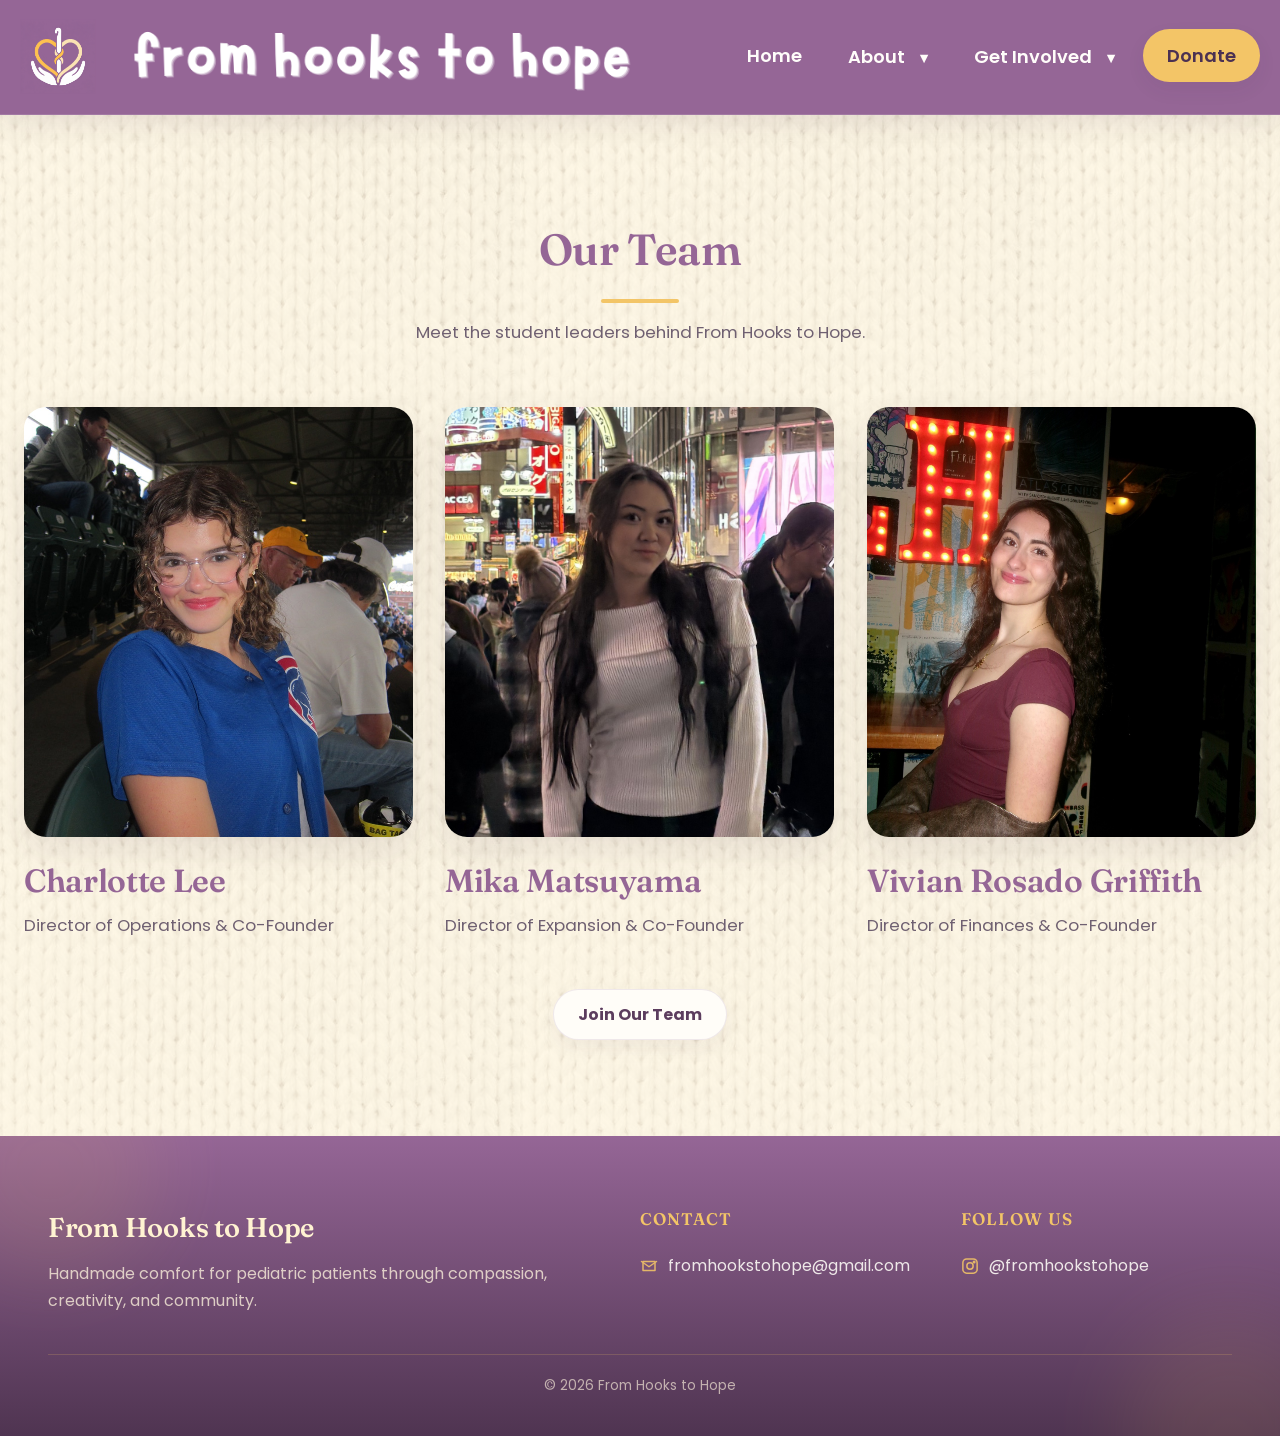
<file: ourteam.html>
<!DOCTYPE html>
<html lang="en">

<head>
  <script async src="https://www.googletagmanager.com/gtag/js?id=G-ZLM5SKXDRL"></script>
  <script>
    window.dataLayer = window.dataLayer || [];
    function gtag(){dataLayer.push(arguments);}
    gtag('js', new Date());
    gtag('config', 'G-ZLM5SKXDRL');
  </script>

  <link rel="icon" type="image/png" href="/logo.png">
  <meta charset="UTF-8">
  <meta name="viewport" content="width=device-width, initial-scale=1.0">
  <title>From Hooks to Hope - Our Team</title>

  <link href="https://fonts.googleapis.com/css2?family=Fraunces:wght@500;600;700&family=Poppins:wght@300;400;500&display=swap" rel="stylesheet">
  <link href="https://api.fontshare.com/v2/css?f[]=clash-display@500,600,700&display=swap" rel="stylesheet">

  <link rel="stylesheet" href="style.css?v=23">
</head>

<body>

  <header class="site-header">
    <div class="nav-shell">
      <div class="logo">
      <a href="index.html" aria-label="From Hooks to Hope home">
      <img src="logo.png" alt="From Hooks to Hope Logo" class="logo-icon">
      <img src="logo-text.png" alt="From Hooks to Hope" class="logo-text">
      </a>
</div>

      <button class="menu-toggle" aria-label="Open navigation menu" aria-expanded="false" aria-controls="site-nav">
        <span></span>
        <span></span>
        <span></span>
      </button>

      <nav id="site-nav" class="site-nav" aria-label="Main navigation">
        <ul class="nav-list">
          <li><a href="index.html">Home</a></li>

          <li class="dropdown">
            <button class="dropdown-toggle" aria-expanded="false" type="button">
              About <span class="caret">▾</span>
            </button>
            <ul class="dropdown-content">
              <li><a href="about.html">About Us</a></li>
              <li><a href="ourteam.html">Our Team</a></li>
              <a href="impact.html">Impact</a></li>
            </ul>
          </li>

          <li class="dropdown">
            <button class="dropdown-toggle" aria-expanded="false" type="button">
              Get Involved <span class="caret">▾</span>
            </button>
            <ul class="dropdown-content">
              <li><a href="startchapter.html">Start a Chapter</a></li>
              <li><a href="volunteer.html">Volunteer</a></li>
              <li><a href="partner.html">Partner</a></li>
            </ul>
          </li>

          <li><a class="nav-donate" href="support.html">Donate</a></li>
        </ul>
      </nav>
    </div>
  </header>

  <section class="team-page">

    <div class="team-heading reveal">
      <h1>Our Team</h1>
      <p>Meet the student leaders behind From Hooks to Hope.</p>
    </div>

    <div class="team-container">
      <div class="team-grid">

        <div class="team-card reveal reveal-delay-1">
          <a href="charlotte.html" class="team-photo-link">
            <div class="team-photo-wrap">
              <img src="charlotte.jpg" alt="Charlotte Lee, Director of Operations and Co-Founder of From Hooks to Hope">
            </div>
          </a>
          <h3 class="team-name">Charlotte Lee</h3>
          <p class="team-role">Director of Operations &amp; Co-Founder</p>
        </div>

        <div class="team-card reveal reveal-delay-2">
          <a href="mika.html" class="team-photo-link">
            <div class="team-photo-wrap">
              <img src="mika.jpg" alt="Mika Matsuyama, Director of Expansion and Co-Founder of From Hooks to Hope">
            </div>
          </a>
          <h3 class="team-name">Mika Matsuyama</h3>
          <p class="team-role">Director of Expansion &amp; Co-Founder</p>
        </div>

        <div class="team-card reveal reveal-delay-3">
          <a href="vivian.html" class="team-photo-link">
            <div class="team-photo-wrap">
              <img src="vivian.jpg" alt="Vivian Rosado Griffith, Director of Finances and Co-Founder of From Hooks to Hope">
            </div>
          </a>
          <h3 class="team-name">Vivian Rosado Griffith</h3>
          <p class="team-role">Director of Finances &amp; Co-Founder</p>
        </div>

      </div>

      <div class="team-button-wrap reveal">
        <a href="https://docs.google.com/forms/d/e/1FAIpQLScAmnfBnzM2MpiuIRIMaSx6qALZSnyF55sOEHUwUJdZx-DCIQ/viewform?usp=dialog"
           target="_blank"
           rel="noopener noreferrer"
           class="team-button">
          Join Our Team
        </a>
      </div>
    </div>

  </section>

 
  <footer class="site-footer">
    <div class="footer-content">

      <div class="footer-brand">
        <h3>From Hooks to Hope</h3>
        <p>
          Handmade comfort for pediatric patients through compassion,
          creativity, and community.
        </p>
      </div>

      <div class="footer-links">
        <h4>Contact</h4>
        <a href="mailto:fromhookstohope@gmail.com" class="footer-link">
          <span class="footer-icon">
            <svg viewBox="0 0 24 24" fill="none" stroke="currentColor" stroke-width="2"
              stroke-linecap="round" stroke-linejoin="round">
              <path d="M4 6h16v12H4z"></path>
              <path d="M22 6l-10 7L2 6"></path>
            </svg>
          </span>
          fromhookstohope@gmail.com
        </a>
      </div>

      <div class="footer-links">
        <h4>Follow Us</h4>
        <a href="https://instagram.com/fromhookstohope"
           target="_blank"
           rel="noopener noreferrer"
           class="footer-link">
          <span class="footer-icon">
            <svg viewBox="0 0 24 24" fill="none" stroke="currentColor" stroke-width="2"
              stroke-linecap="round" stroke-linejoin="round">
              <rect x="2.5" y="2.5" width="19" height="19" rx="5"></rect>
              <circle cx="12" cy="12" r="4.2"></circle>
              <circle cx="17.5" cy="6.5" r="1"></circle>
            </svg>
          </span>
          @fromhookstohope
        </a>
      </div>

    </div>

    <div class="footer-bottom">
      <p>© 2026 From Hooks to Hope</p>
    </div>
  </footer>

  <script>
    const menuToggle = document.querySelector('.menu-toggle');
    const siteNav = document.querySelector('.site-nav');
    const dropdowns = document.querySelectorAll('.dropdown');

    if (menuToggle && siteNav) {
      menuToggle.addEventListener('click', () => {
        siteNav.classList.toggle('nav-open');
        const expanded = menuToggle.getAttribute('aria-expanded') === 'true';
        menuToggle.setAttribute('aria-expanded', String(!expanded));
      });
    }

    dropdowns.forEach((dropdown) => {
      const toggle = dropdown.querySelector('.dropdown-toggle');

      if (!toggle) return;

      toggle.addEventListener('click', (e) => {
        e.stopPropagation();

        const isOpen = dropdown.classList.contains('open');

        dropdowns.forEach((item) => {
          item.classList.remove('open');
          const btn = item.querySelector('.dropdown-toggle');
          if (btn) btn.setAttribute('aria-expanded', 'false');
        });

        if (!isOpen) {
          dropdown.classList.add('open');
          toggle.setAttribute('aria-expanded', 'true');
        }
      });
    });

    document.addEventListener('click', (e) => {
      dropdowns.forEach((dropdown) => {
        if (!dropdown.contains(e.target)) {
          dropdown.classList.remove('open');
          const btn = dropdown.querySelector('.dropdown-toggle');
          if (btn) btn.setAttribute('aria-expanded', 'false');
        }
      });
    });

    document.addEventListener('keydown', (e) => {
      if (e.key === 'Escape') {
        dropdowns.forEach((dropdown) => {
          dropdown.classList.remove('open');
          const btn = dropdown.querySelector('.dropdown-toggle');
          if (btn) btn.setAttribute('aria-expanded', 'false');
        });

        if (siteNav) siteNav.classList.remove('nav-open');
        if (menuToggle) menuToggle.setAttribute('aria-expanded', 'false');
      }
    });

    const revealItems = document.querySelectorAll('.reveal');

    const revealObserver = new IntersectionObserver((entries) => {
      entries.forEach((entry) => {
        if (entry.isIntersecting) {
          entry.target.classList.add('is-visible');
          revealObserver.unobserve(entry.target);
        }
      });
    }, {
      threshold: 0.14
    });

    revealItems.forEach((item) => revealObserver.observe(item));
  </script>

</body>
</html>
</file>
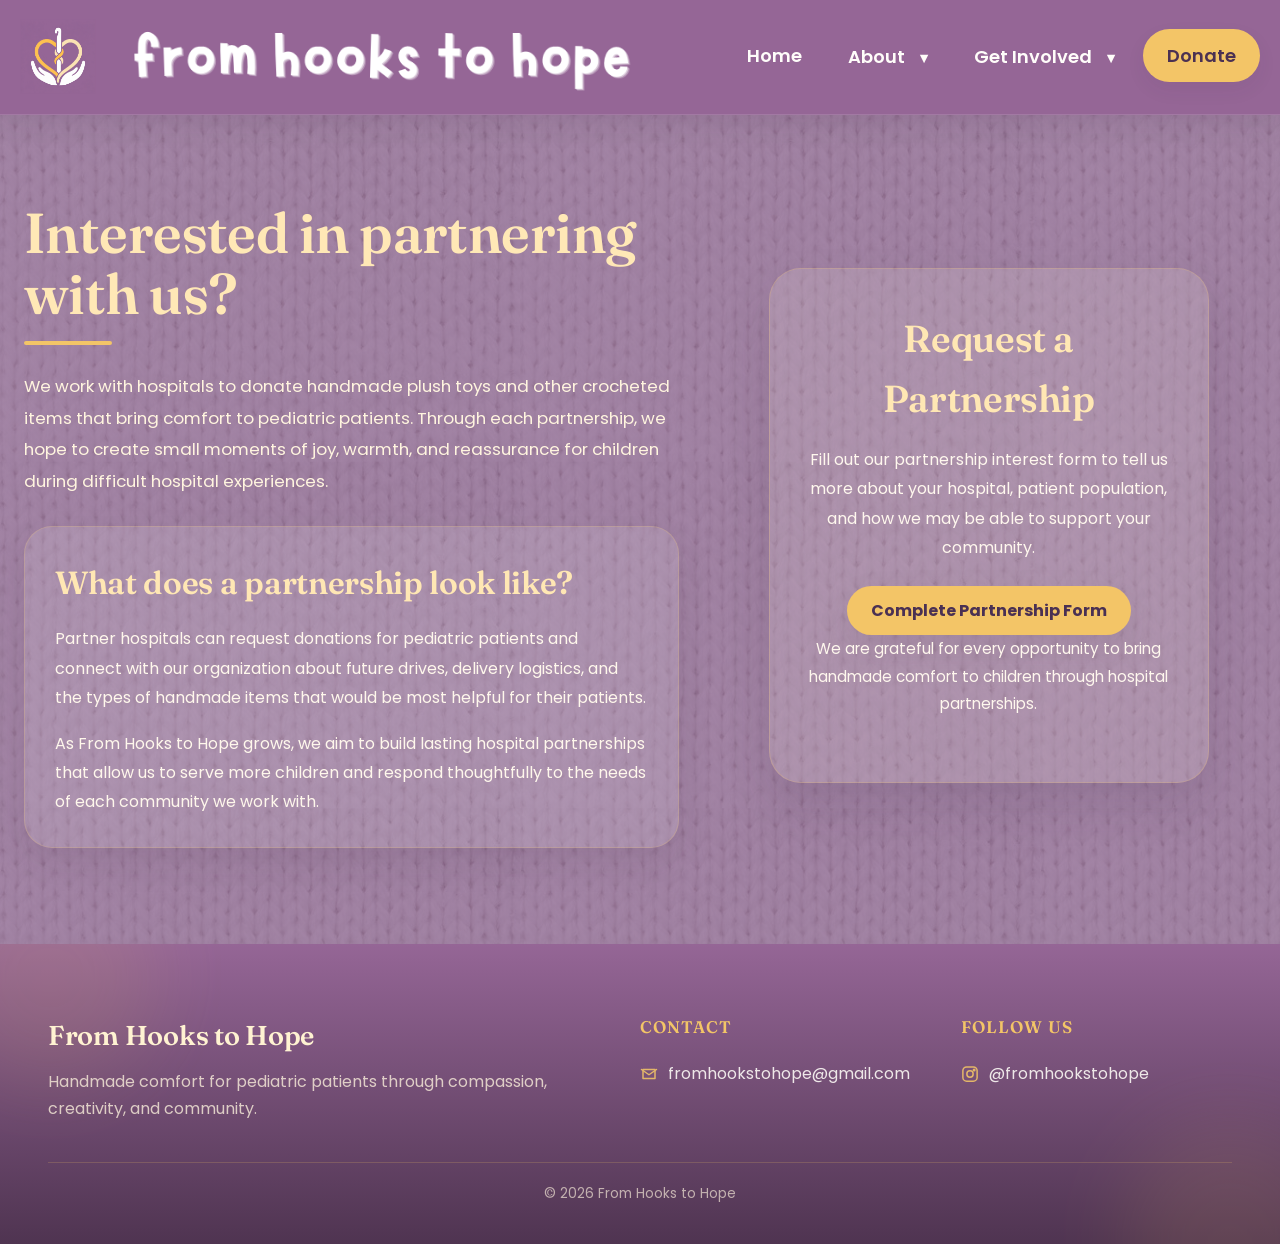
<file: partner.html>
<!DOCTYPE html>
<html lang="en">
<head>
  <script async src="https://www.googletagmanager.com/gtag/js?id=G-ZLM5SKXDRL"></script>
  <script>
    window.dataLayer = window.dataLayer || [];
    function gtag(){dataLayer.push(arguments);}
    gtag('js', new Date());
    gtag('config', 'G-ZLM5SKXDRL');
  </script>

  <link rel="icon" type="image/png" href="/logo.png">

  <meta charset="UTF-8">
  <meta name="viewport" content="width=device-width, initial-scale=1.0">
  <title>From Hooks to Hope - Partner</title>

  <link href="https://fonts.googleapis.com/css2?family=Fraunces:wght@500;600;700&family=Poppins:wght@300;400;500&display=swap" rel="stylesheet">
  <link href="https://api.fontshare.com/v2/css?f[]=clash-display@500,600,700&display=swap" rel="stylesheet">

  <link rel="stylesheet" href="style.css?v=23">
</head>

<body>

  <header class="site-header">
    <div class="nav-shell">
      <div class="logo">
      <a href="index.html" aria-label="From Hooks to Hope home">
      <img src="logo.png" alt="From Hooks to Hope Logo" class="logo-icon">
      <img src="logo-text.png" alt="From Hooks to Hope" class="logo-text">
      </a>
</div>

      <button class="menu-toggle" aria-label="Open navigation menu" aria-expanded="false" aria-controls="site-nav">
        <span></span>
        <span></span>
        <span></span>
      </button>

      <nav id="site-nav" class="site-nav" aria-label="Main navigation">
        <ul class="nav-list">
          <li><a href="index.html">Home</a></li>

          <li class="dropdown">
            <button class="dropdown-toggle" aria-expanded="false" type="button">
              About <span class="caret">▾</span>
            </button>
            <ul class="dropdown-content">
              <li><a href="about.html">About Us</a></li>
              <li><a href="ourteam.html">Our Team</a></li>
              <a href="impact.html">Impact</a>
            </ul>
          </li>

          <li class="dropdown">
            <button class="dropdown-toggle" aria-expanded="false" type="button">
              Get Involved <span class="caret">▾</span>
            </button>
            <ul class="dropdown-content">
              <li><a href="startchapter.html">Start a Chapter</a></li>
              <li><a href="volunteer.html">Volunteer</a></li>
              <li><a href="partner.html">Partner</a></li>
            </ul>
          </li>

          <li><a class="nav-donate" href="support.html">Donate</a></li>
        </ul>
      </nav>
    </div>
  </header>

  <main class="partner-page">
    <section class="partner-section">

      <div class="partner-left reveal reveal-left">
        <h1>Interested in partnering with us?</h1>
        <div class="partner-divider"></div>

        <p class="partner-intro">
          We work with hospitals to donate handmade plush toys and other crocheted
          items that bring comfort to pediatric patients. Through each partnership,
          we hope to create small moments of joy, warmth, and reassurance for children
          during difficult hospital experiences.
        </p>

        <div class="partner-info-card reveal reveal-delay-1">
          <h2>What does a partnership look like?</h2>
          <p>
            Partner hospitals can request donations for pediatric patients and connect
            with our organization about future drives, delivery logistics, and the types
            of handmade items that would be most helpful for their patients.
          </p>
          <p>
            As From Hooks to Hope grows, we aim to build lasting hospital partnerships
            that allow us to serve more children and respond thoughtfully to the needs
            of each community we work with.
          </p>
        </div>
      </div>

      <div class="partner-right reveal reveal-right">
        <div class="partner-cta-card">
          <h2>Request a Partnership</h2>
          <p>
            Fill out our partnership interest form to tell us more about your hospital,
            patient population, and how we may be able to support your community.
          </p>

          <a href="https://docs.google.com/forms/d/e/1FAIpQLSetGy1hd4Q-IK5HYods6o1i8EohRG5tOJ9Nh3ADUSMVxDNMKQ/viewform?usp=publish-editor" target="_blank" rel="noopener noreferrer" class="partner-button">
            Complete Partnership Form
          </a>

          <p class="partner-note">
            We are grateful for every opportunity to bring handmade comfort to children through hospital partnerships.
          </p>
        </div>
      </div>

    </section>
  </main>

  

  <footer class="site-footer">
    <div class="footer-content">

      <div class="footer-brand">
        <h3>From Hooks to Hope</h3>
        <p>
          Handmade comfort for pediatric patients through compassion,
          creativity, and community.
        </p>
      </div>

      <div class="footer-links">
        <h4>Contact</h4>
        <a href="mailto:fromhookstohope@gmail.com" class="footer-link">
          <span class="footer-icon">
            <svg viewBox="0 0 24 24" fill="none" stroke="currentColor" stroke-width="2"
              stroke-linecap="round" stroke-linejoin="round">
              <path d="M4 6h16v12H4z"></path>
              <path d="M22 6l-10 7L2 6"></path>
            </svg>
          </span>
          fromhookstohope@gmail.com
        </a>
      </div>

      <div class="footer-links">
        <h4>Follow Us</h4>
        <a href="https://instagram.com/fromhookstohope"
          target="_blank"
          rel="noopener noreferrer"
          class="footer-link">
          <span class="footer-icon">
            <svg viewBox="0 0 24 24" fill="none" stroke="currentColor" stroke-width="2"
              stroke-linecap="round" stroke-linejoin="round">
              <rect x="2.5" y="2.5" width="19" height="19" rx="5"></rect>
              <circle cx="12" cy="12" r="4.2"></circle>
              <circle cx="17.5" cy="6.5" r="1"></circle>
            </svg>
          </span>
          @fromhookstohope
        </a>
      </div>

    </div>

    <div class="footer-bottom">
      <p>© 2026 From Hooks to Hope</p>
    </div>
  </footer>

  <script>
    const menuToggle = document.querySelector('.menu-toggle');
    const siteNav = document.querySelector('.site-nav');
    const dropdowns = document.querySelectorAll('.dropdown');

    if (menuToggle && siteNav) {
      menuToggle.addEventListener('click', () => {
        siteNav.classList.toggle('nav-open');
        const expanded = menuToggle.getAttribute('aria-expanded') === 'true';
        menuToggle.setAttribute('aria-expanded', String(!expanded));
      });
    }

    dropdowns.forEach((dropdown) => {
      const toggle = dropdown.querySelector('.dropdown-toggle');

      if (!toggle) return;

      toggle.addEventListener('click', (e) => {
        e.stopPropagation();

        const isOpen = dropdown.classList.contains('open');

        dropdowns.forEach((item) => {
          item.classList.remove('open');
          const btn = item.querySelector('.dropdown-toggle');
          if (btn) btn.setAttribute('aria-expanded', 'false');
        });

        if (!isOpen) {
          dropdown.classList.add('open');
          toggle.setAttribute('aria-expanded', 'true');
        }
      });
    });

    document.addEventListener('click', (e) => {
      dropdowns.forEach((dropdown) => {
        if (!dropdown.contains(e.target)) {
          dropdown.classList.remove('open');
          const btn = dropdown.querySelector('.dropdown-toggle');
          if (btn) btn.setAttribute('aria-expanded', 'false');
        }
      });
    });

    document.addEventListener('keydown', (e) => {
      if (e.key === 'Escape') {
        dropdowns.forEach((dropdown) => {
          dropdown.classList.remove('open');
          const btn = dropdown.querySelector('.dropdown-toggle');
          if (btn) btn.setAttribute('aria-expanded', 'false');
        });

        if (siteNav) siteNav.classList.remove('nav-open');
        if (menuToggle) menuToggle.setAttribute('aria-expanded', 'false');
      }
    });

    const revealItems = document.querySelectorAll('.reveal');

    const revealObserver = new IntersectionObserver((entries) => {
      entries.forEach((entry) => {
        if (entry.isIntersecting) {
          entry.target.classList.add('is-visible');
          revealObserver.unobserve(entry.target);
        }
      });
    }, {
      threshold: 0.14
    });

    revealItems.forEach((item) => revealObserver.observe(item));
  </script>

</body>
</html>
</file>
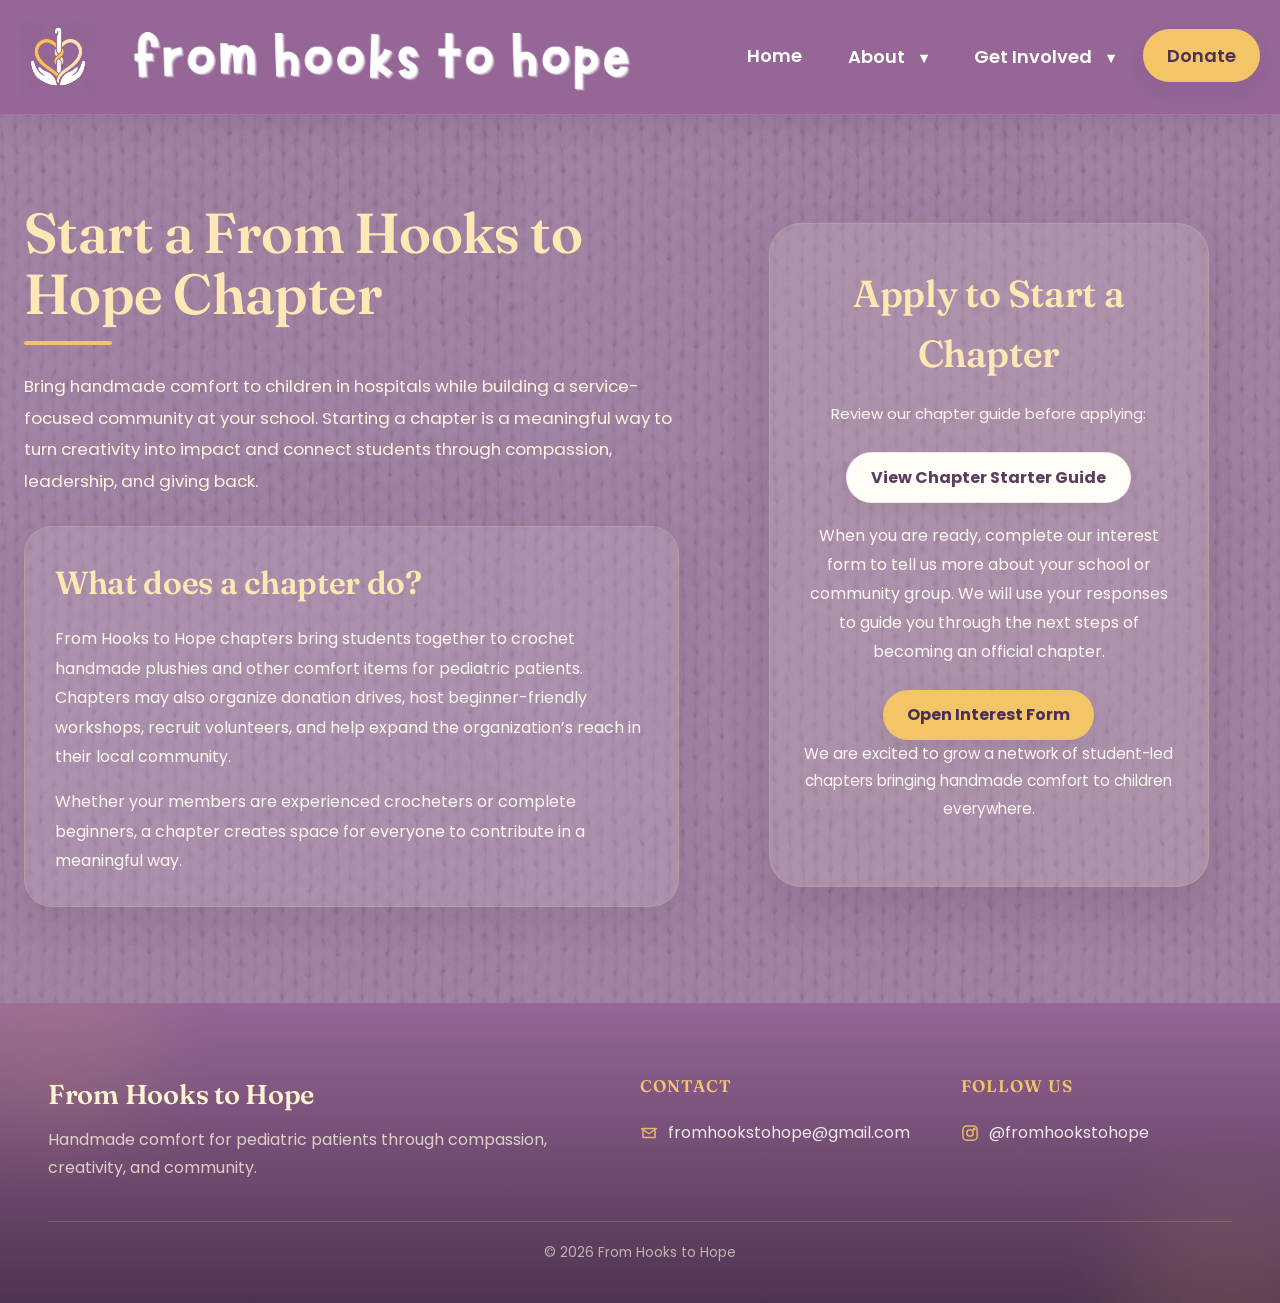
<file: startchapter.html>
<!DOCTYPE html>
<html lang="en">
<head>
  <script async src="https://www.googletagmanager.com/gtag/js?id=G-ZLM5SKXDRL"></script>
  <script>
    window.dataLayer = window.dataLayer || [];
    function gtag(){dataLayer.push(arguments);}
    gtag('js', new Date());
    gtag('config', 'G-ZLM5SKXDRL');
  </script>

  <link rel="icon" type="image/png" href="/logo.png">
  <meta charset="UTF-8">
  <meta name="viewport" content="width=device-width, initial-scale=1.0">
  <title>From Hooks to Hope - Start a Chapter</title>

  <link href="https://fonts.googleapis.com/css2?family=Fraunces:wght@500;600;700&family=Poppins:wght@300;400;500&display=swap" rel="stylesheet">
  <link href="https://api.fontshare.com/v2/css?f[]=clash-display@500,600,700&display=swap" rel="stylesheet">

  <link rel="stylesheet" href="style.css?v=23">
</head>

<body>

  <header class="site-header">
    <div class="nav-shell">
      <div class="logo">
      <a href="index.html" aria-label="From Hooks to Hope home">
      <img src="logo.png" alt="From Hooks to Hope Logo" class="logo-icon">
      <img src="logo-text.png" alt="From Hooks to Hope" class="logo-text">
      </a>
</div>

      <button class="menu-toggle" aria-label="Open navigation menu" aria-expanded="false" aria-controls="site-nav">
        <span></span>
        <span></span>
        <span></span>
      </button>

      <nav id="site-nav" class="site-nav" aria-label="Main navigation">
        <ul class="nav-list">
          <li><a href="index.html">Home</a></li>

          <li class="dropdown">
            <button class="dropdown-toggle" aria-expanded="false" type="button">
              About <span class="caret">▾</span>
            </button>
            <ul class="dropdown-content">
              <li><a href="about.html">About Us</a></li>
              <li><a href="ourteam.html">Our Team</a></li>
              <a href="impact.html">Impact</a>
            </ul>
          </li>

          <li class="dropdown">
            <button class="dropdown-toggle" aria-expanded="false" type="button">
              Get Involved <span class="caret">▾</span>
            </button>
            <ul class="dropdown-content">
              <li><a href="startchapter.html">Start a Chapter</a></li>
              <li><a href="volunteer.html">Volunteer</a></li>
              <li><a href="partner.html">Partner</a></li>
            </ul>
          </li>

          <li><a class="nav-donate" href="support.html">Donate</a></li>
        </ul>
      </nav>
    </div>
  </header>

  <main class="chapter-page">
    <section class="chapter-section">

      <div class="chapter-left reveal reveal-left">
        <h1>Start a From Hooks to Hope Chapter</h1>
        <div class="chapter-divider"></div>

        <p class="chapter-intro">
          Bring handmade comfort to children in hospitals while building a service-focused community at your school.
          Starting a chapter is a meaningful way to turn creativity into impact and connect students through compassion, leadership, and giving back.
        </p>

        <div class="chapter-info-card reveal reveal-delay-1">
          <h2>What does a chapter do?</h2>
          <p>
            From Hooks to Hope chapters bring students together to crochet handmade plushies and other comfort items for pediatric patients.
            Chapters may also organize donation drives, host beginner-friendly workshops, recruit volunteers, and help expand the organization’s reach in their local community.
          </p>
          <p>
            Whether your members are experienced crocheters or complete beginners, a chapter creates space for everyone to contribute in a meaningful way.
          </p>
        </div>
      </div>

      <div class="chapter-right reveal reveal-right">
        <div class="chapter-cta-card">
          <h2>Apply to Start a Chapter</h2>

          <div class="chapter-pdf">
            <p class="chapter-pdf-text">
              Review our chapter guide before applying:
            </p>

            <a href="/chapter-starter-guide.pdf" target="_blank" rel="noopener noreferrer" class="chapter-pdf-link">
              View Chapter Starter Guide
            </a>
          </div>

          <p>
            When you are ready, complete our interest form to tell us more about your school or community group.
            We will use your responses to guide you through the next steps of becoming an official chapter.
          </p>

          <a href="https://docs.google.com/forms/d/e/1FAIpQLSdS1ICyfw5zPS_599cdSlqe8Z7MQHjhlB4cVIB38z9Hrd4WgQ/viewform?usp=publish-editor" target="_blank" rel="noopener noreferrer" class="chapter-button">
            Open Interest Form
          </a>

          <p class="chapter-note">
            We are excited to grow a network of student-led chapters bringing handmade comfort to children everywhere.
          </p>
        </div>
      </div>

    </section>
  </main>

 
  <footer class="site-footer">
    <div class="footer-content">

      <div class="footer-brand">
        <h3>From Hooks to Hope</h3>
        <p>
          Handmade comfort for pediatric patients through compassion,
          creativity, and community.
        </p>
      </div>

      <div class="footer-links">
        <h4>Contact</h4>
        <a href="mailto:fromhookstohope@gmail.com" class="footer-link">
          <span class="footer-icon">
            <svg viewBox="0 0 24 24" fill="none" stroke="currentColor" stroke-width="2"
              stroke-linecap="round" stroke-linejoin="round">
              <path d="M4 6h16v12H4z"></path>
              <path d="M22 6l-10 7L2 6"></path>
            </svg>
          </span>
          fromhookstohope@gmail.com
        </a>
      </div>

      <div class="footer-links">
        <h4>Follow Us</h4>
        <a href="https://instagram.com/fromhookstohope"
           target="_blank"
           rel="noopener noreferrer"
           class="footer-link">
          <span class="footer-icon">
            <svg viewBox="0 0 24 24" fill="none" stroke="currentColor" stroke-width="2"
              stroke-linecap="round" stroke-linejoin="round">
              <rect x="2.5" y="2.5" width="19" height="19" rx="5"></rect>
              <circle cx="12" cy="12" r="4.2"></circle>
              <circle cx="17.5" cy="6.5" r="1"></circle>
            </svg>
          </span>
          @fromhookstohope
        </a>
      </div>

    </div>

    <div class="footer-bottom">
      <p>© 2026 From Hooks to Hope</p>
    </div>
  </footer>

  <script>
    const menuToggle = document.querySelector('.menu-toggle');
    const siteNav = document.querySelector('.site-nav');
    const dropdowns = document.querySelectorAll('.dropdown');

    if (menuToggle && siteNav) {
      menuToggle.addEventListener('click', () => {
        siteNav.classList.toggle('nav-open');
        const expanded = menuToggle.getAttribute('aria-expanded') === 'true';
        menuToggle.setAttribute('aria-expanded', String(!expanded));
      });
    }

    dropdowns.forEach((dropdown) => {
      const toggle = dropdown.querySelector('.dropdown-toggle');

      if (!toggle) return;

      toggle.addEventListener('click', (e) => {
        e.stopPropagation();

        const isOpen = dropdown.classList.contains('open');

        dropdowns.forEach((item) => {
          item.classList.remove('open');
          const btn = item.querySelector('.dropdown-toggle');
          if (btn) btn.setAttribute('aria-expanded', 'false');
        });

        if (!isOpen) {
          dropdown.classList.add('open');
          toggle.setAttribute('aria-expanded', 'true');
        }
      });
    });

    document.addEventListener('click', (e) => {
      dropdowns.forEach((dropdown) => {
        if (!dropdown.contains(e.target)) {
          dropdown.classList.remove('open');
          const btn = dropdown.querySelector('.dropdown-toggle');
          if (btn) btn.setAttribute('aria-expanded', 'false');
        }
      });
    });

    document.addEventListener('keydown', (e) => {
      if (e.key === 'Escape') {
        dropdowns.forEach((dropdown) => {
          dropdown.classList.remove('open');
          const btn = dropdown.querySelector('.dropdown-toggle');
          if (btn) btn.setAttribute('aria-expanded', 'false');
        });

        if (siteNav) siteNav.classList.remove('nav-open');
        if (menuToggle) menuToggle.setAttribute('aria-expanded', 'false');
      }
    });

    const revealItems = document.querySelectorAll('.reveal');

    const revealObserver = new IntersectionObserver((entries) => {
      entries.forEach((entry) => {
        if (entry.isIntersecting) {
          entry.target.classList.add('is-visible');
          revealObserver.unobserve(entry.target);
        }
      });
    }, {
      threshold: 0.14
    });

    revealItems.forEach((item) => revealObserver.observe(item));
  </script>

</body>
</html>
</file>
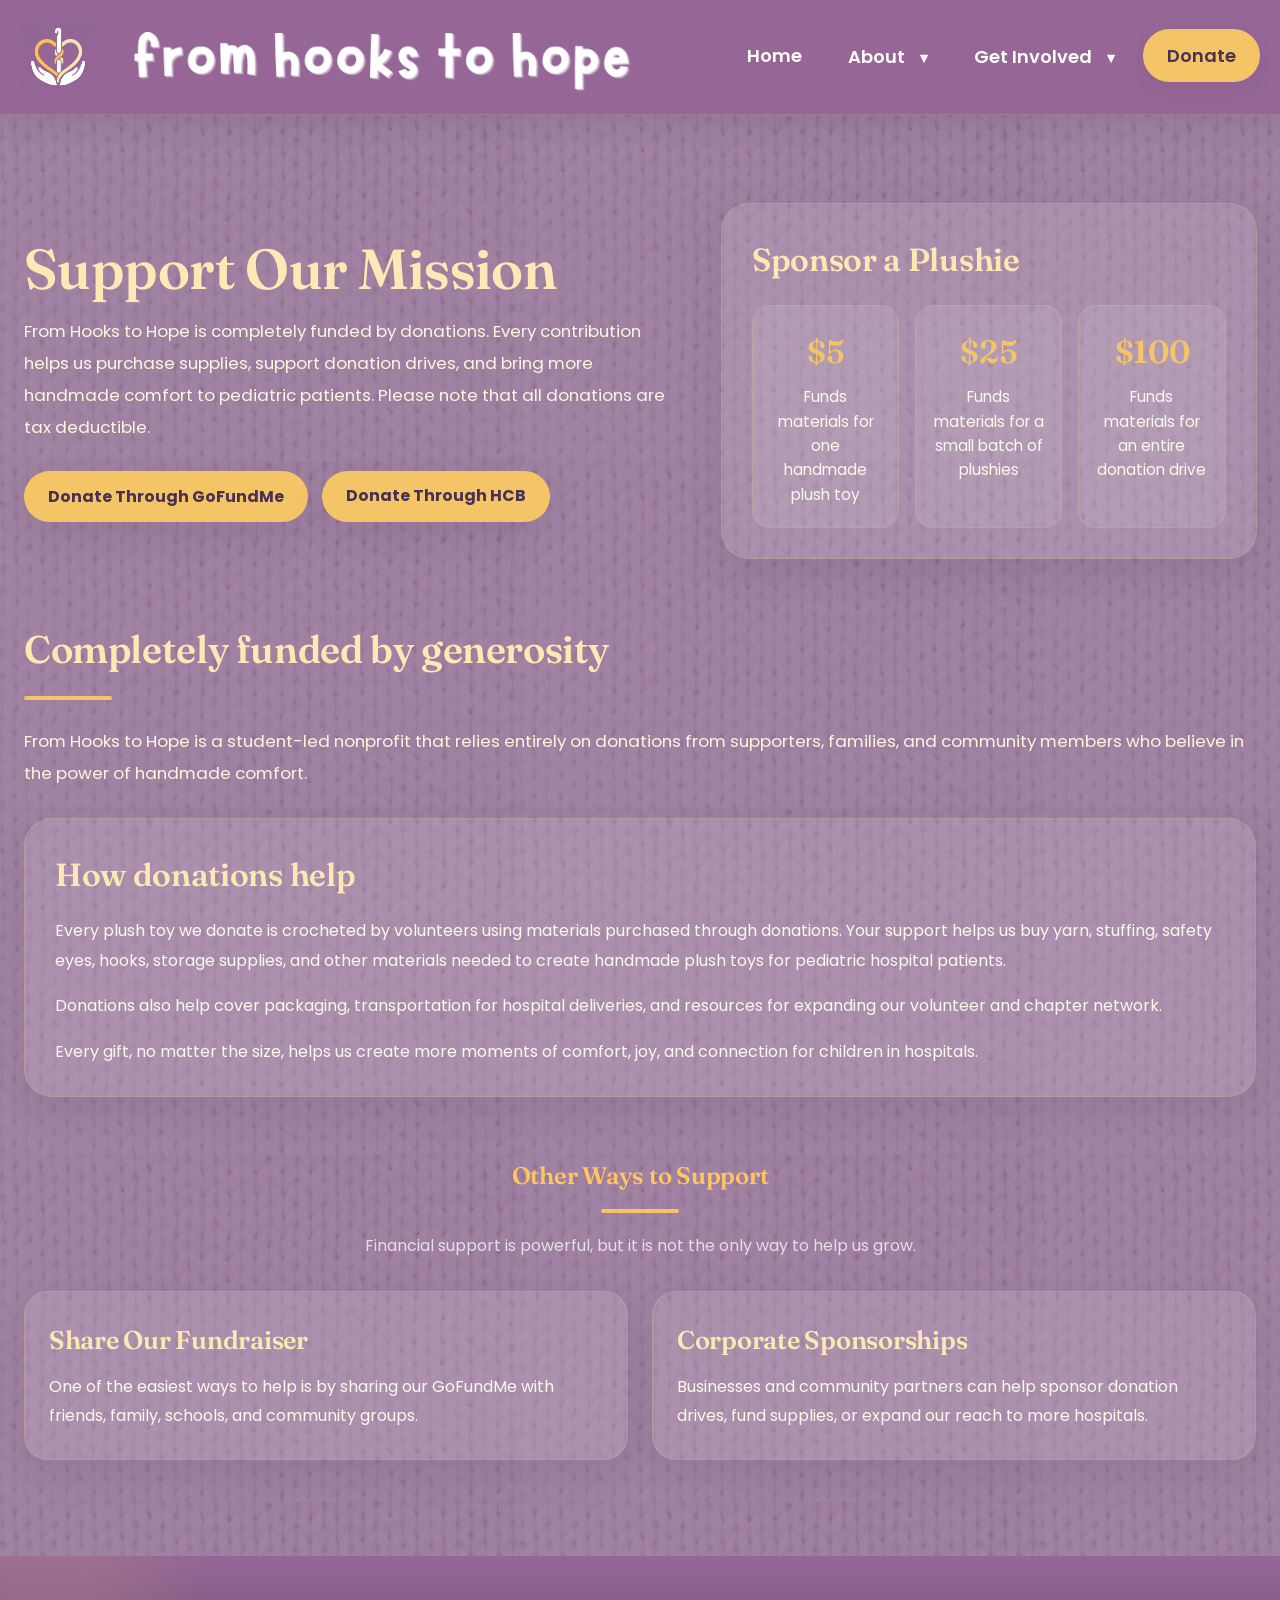
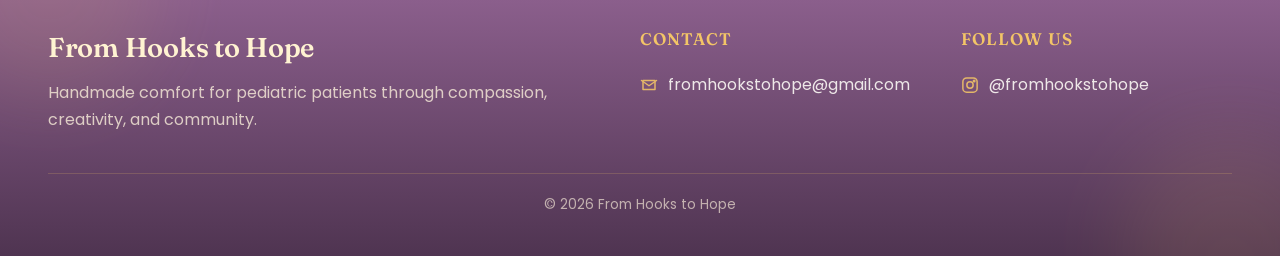
<file: support.html>
<!DOCTYPE html>
<html lang="en">
<head>
  <script async src="https://www.googletagmanager.com/gtag/js?id=G-ZLM5SKXDRL"></script>
  <script>
    window.dataLayer = window.dataLayer || [];
    function gtag(){dataLayer.push(arguments);}
    gtag('js', new Date());
    gtag('config', 'G-ZLM5SKXDRL');
  </script>

  <link rel="icon" type="image/png" href="/logo.png">
  <meta charset="UTF-8">
  <meta name="viewport" content="width=device-width, initial-scale=1.0">
  <title>From Hooks to Hope - Support Us</title>

  <link href="https://fonts.googleapis.com/css2?family=Fraunces:wght@500;600;700&family=Poppins:wght@300;400;500&display=swap" rel="stylesheet">
  <link href="https://api.fontshare.com/v2/css?f[]=clash-display@500,600,700&display=swap" rel="stylesheet">
  <link rel="stylesheet" href="style.css?v=23">
</head>

<body>

  <header class="site-header">
    <div class="nav-shell">
      <div class="logo">
      <a href="index.html" aria-label="From Hooks to Hope home">
      <img src="logo.png" alt="From Hooks to Hope Logo" class="logo-icon">
      <img src="logo-text.png" alt="From Hooks to Hope" class="logo-text">
      </a>
</div>

      <button class="menu-toggle" aria-label="Open navigation menu" aria-expanded="false" aria-controls="site-nav">
        <span></span>
        <span></span>
        <span></span>
      </button>

      <nav id="site-nav" class="site-nav" aria-label="Main navigation">
        <ul class="nav-list">
          <li><a href="index.html">Home</a></li>

          <li class="dropdown">
            <button class="dropdown-toggle" aria-expanded="false" type="button">
              About <span class="caret">▾</span>
            </button>
            <ul class="dropdown-content">
              <li><a href="about.html">About Us</a></li>
              <li><a href="ourteam.html">Our Team</a></li>
              <a href="impact.html">Impact</a>
            </ul>
          </li>

          <li class="dropdown">
            <button class="dropdown-toggle" aria-expanded="false" type="button">
              Get Involved <span class="caret">▾</span>
            </button>
            <ul class="dropdown-content">
              <li><a href="startchapter.html">Start a Chapter</a></li>
              <li><a href="volunteer.html">Volunteer</a></li>
              <li><a href="partner.html">Partner</a></li>
            </ul>
          </li>

          <li><a class="nav-donate" href="support.html">Donate</a></li>
        </ul>
      </nav>
    </div>
  </header>

  <main class="support-page">

    <section class="support-hero reveal">
      <div class="support-hero-grid">

        <div class="support-hero-left reveal reveal-left">
          <h1>Support Our Mission</h1>
          <p>
            From Hooks to Hope is completely funded by donations. Every contribution helps us
            purchase supplies, support donation drives, and bring more handmade comfort to
            pediatric patients. Please note that all donations are tax deductible.
          </p>

          <div class="support-quick-donate">
            <a href="https://gofund.me/7a072c405" target="_blank" rel="noopener noreferrer" class="donate-button">
              Donate Through GoFundMe
            </a>

            <a href="https://hcb.hackclub.com/donations/start/from-hooks-to-hope" target="_blank" rel="noopener noreferrer" class="donate-button hcb-button">
              Donate Through HCB
            </a>
          </div>
        </div>

        <div class="support-hero-right reveal reveal-right">
          <div class="sponsor-box">
            <h2>Sponsor a Plushie</h2>

            <div class="sponsor-grid">
              <div class="sponsor-card">
                <h3>$5</h3>
                <p>Funds materials for one handmade plush toy</p>
              </div>

              <div class="sponsor-card">
                <h3>$25</h3>
                <p>Funds materials for a small batch of plushies</p>
              </div>

              <div class="sponsor-card">
                <h3>$100</h3>
                <p>Funds materials for an entire donation drive</p>
              </div>
            </div>
          </div>
        </div>

      </div>
    </section>

    <section class="support-main-section reveal">
      <div class="support-left">
        <h2>Completely funded by generosity</h2>
        <div class="support-divider"></div>

        <p class="support-intro">
          From Hooks to Hope is a student-led nonprofit that relies entirely on donations
          from supporters, families, and community members who believe in the power of
          handmade comfort.
        </p>

        <div class="support-info-card reveal reveal-delay-1">
          <h3>How donations help</h3>
          <p>
            Every plush toy we donate is crocheted by volunteers using materials purchased
            through donations. Your support helps us buy yarn, stuffing, safety eyes, hooks,
            storage supplies, and other materials needed to create handmade plush toys for
            pediatric hospital patients.
          </p>
          <p>
            Donations also help cover packaging, transportation for hospital deliveries,
            and resources for expanding our volunteer and chapter network.
          </p>
          <p>
            Every gift, no matter the size, helps us create more moments of comfort, joy,
            and connection for children in hospitals.
          </p>
        </div>
      </div>
    </section>

    <section class="support-other-ways reveal">
      <div class="support-section-heading">
        <h2>Other Ways to Support</h2>
        <p>
          Financial support is powerful, but it is not the only way to help us grow.
        </p>
      </div>

      <div class="support-options-grid">
        <div class="support-option-card reveal reveal-delay-1">
          <h3>Share Our Fundraiser</h3>
          <p>
            One of the easiest ways to help is by sharing our GoFundMe with friends,
            family, schools, and community groups.
          </p>
        </div>

        <div class="support-option-card reveal reveal-delay-2">
          <h3>Corporate Sponsorships</h3>
          <p>
            Businesses and community partners can help sponsor donation drives,
            fund supplies, or expand our reach to more hospitals.
          </p>
        </div>
      </div>
    </section>

  </main>



  <footer class="site-footer">
    <div class="footer-content">

      <div class="footer-brand">
        <h3>From Hooks to Hope</h3>
        <p>
          Handmade comfort for pediatric patients through compassion,
          creativity, and community.
        </p>
      </div>

      <div class="footer-links">
        <h4>Contact</h4>
        <a href="mailto:fromhookstohope@gmail.com" class="footer-link">
          <span class="footer-icon">
            <svg viewBox="0 0 24 24" fill="none" stroke="currentColor" stroke-width="2"
              stroke-linecap="round" stroke-linejoin="round">
              <path d="M4 6h16v12H4z"></path>
              <path d="M22 6l-10 7L2 6"></path>
            </svg>
          </span>
          fromhookstohope@gmail.com
        </a>
      </div>

      <div class="footer-links">
        <h4>Follow Us</h4>
        <a href="https://instagram.com/fromhookstohope"
          target="_blank"
          rel="noopener noreferrer"
          class="footer-link">
          <span class="footer-icon">
            <svg viewBox="0 0 24 24" fill="none" stroke="currentColor" stroke-width="2"
              stroke-linecap="round" stroke-linejoin="round">
              <rect x="2.5" y="2.5" width="19" height="19" rx="5"></rect>
              <circle cx="12" cy="12" r="4.2"></circle>
              <circle cx="17.5" cy="6.5" r="1"></circle>
            </svg>
          </span>
          @fromhookstohope
        </a>
      </div>

    </div>

    <div class="footer-bottom">
      <p>© 2026 From Hooks to Hope</p>
    </div>
  </footer>

  <script>
    const menuToggle = document.querySelector('.menu-toggle');
    const siteNav = document.querySelector('.site-nav');
    const dropdowns = document.querySelectorAll('.dropdown');

    if (menuToggle && siteNav) {
      menuToggle.addEventListener('click', () => {
        siteNav.classList.toggle('nav-open');
        const expanded = menuToggle.getAttribute('aria-expanded') === 'true';
        menuToggle.setAttribute('aria-expanded', String(!expanded));
      });
    }

    dropdowns.forEach((dropdown) => {
      const toggle = dropdown.querySelector('.dropdown-toggle');

      if (!toggle) return;

      toggle.addEventListener('click', (e) => {
        e.stopPropagation();

        const isOpen = dropdown.classList.contains('open');

        dropdowns.forEach((item) => {
          item.classList.remove('open');
          const btn = item.querySelector('.dropdown-toggle');
          if (btn) btn.setAttribute('aria-expanded', 'false');
        });

        if (!isOpen) {
          dropdown.classList.add('open');
          toggle.setAttribute('aria-expanded', 'true');
        }
      });
    });

    document.addEventListener('click', (e) => {
      dropdowns.forEach((dropdown) => {
        if (!dropdown.contains(e.target)) {
          dropdown.classList.remove('open');
          const btn = dropdown.querySelector('.dropdown-toggle');
          if (btn) btn.setAttribute('aria-expanded', 'false');
        }
      });
    });

    document.addEventListener('keydown', (e) => {
      if (e.key === 'Escape') {
        dropdowns.forEach((dropdown) => {
          dropdown.classList.remove('open');
          const btn = dropdown.querySelector('.dropdown-toggle');
          if (btn) btn.setAttribute('aria-expanded', 'false');
        });

        if (siteNav) siteNav.classList.remove('nav-open');
        if (menuToggle) menuToggle.setAttribute('aria-expanded', 'false');
      }
    });

    const revealItems = document.querySelectorAll('.reveal');

    const revealObserver = new IntersectionObserver((entries) => {
      entries.forEach((entry) => {
        if (entry.isIntersecting) {
          entry.target.classList.add('is-visible');
          revealObserver.unobserve(entry.target);
        }
      });
    }, {
      threshold: 0.14
    });

    revealItems.forEach((item) => revealObserver.observe(item));
  </script>

</body>
</html>
</file>
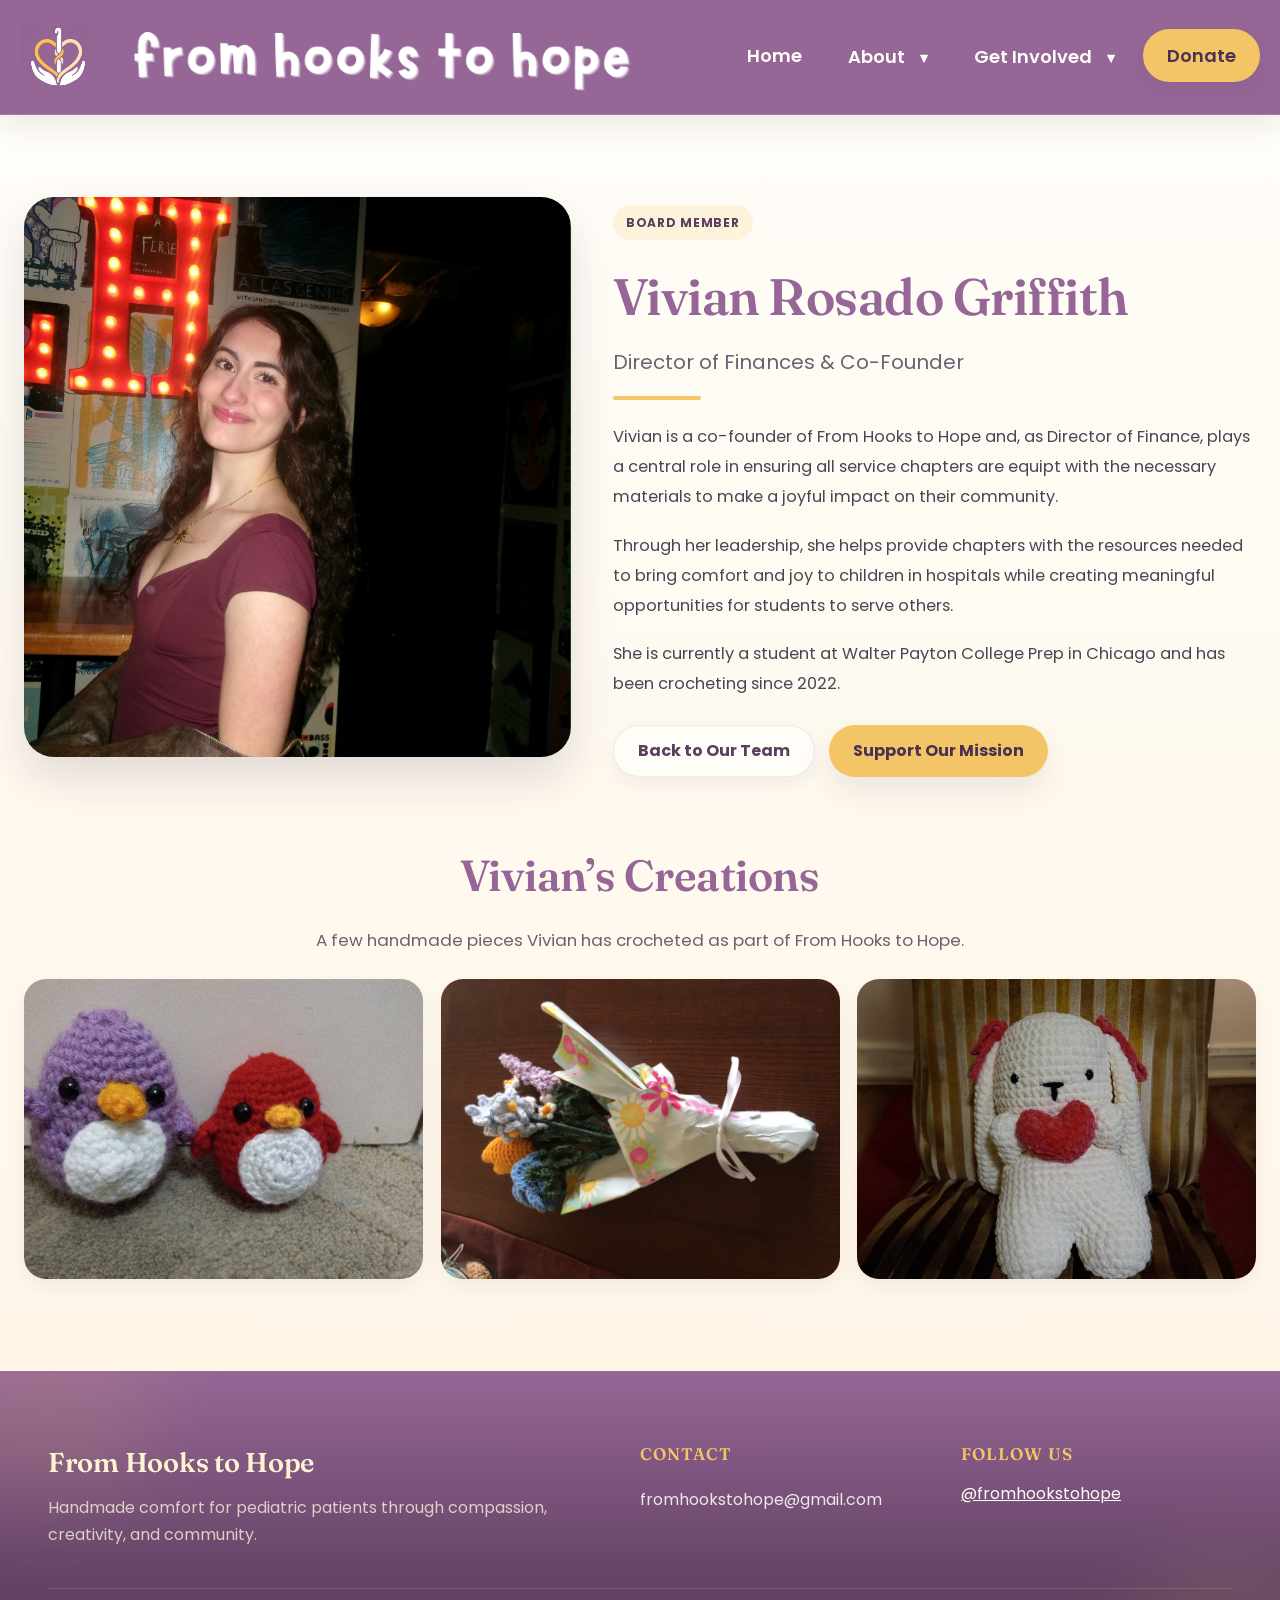
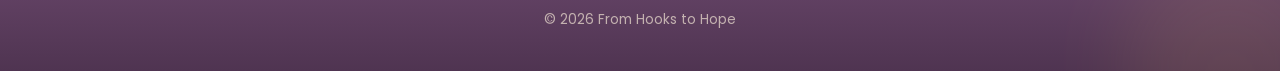
<file: vivian.html>
<!DOCTYPE html>
<html lang="en">

<head>
  <script async src="https://www.googletagmanager.com/gtag/js?id=G-ZLM5SKXDRL"></script>
  <script>
    window.dataLayer = window.dataLayer || [];
    function gtag(){dataLayer.push(arguments);}
    gtag('js', new Date());
    gtag('config', 'G-ZLM5SKXDRL');
  </script>

  <link rel="icon" type="image/png" href="/logo.png">
  <meta charset="UTF-8">
  <meta name="viewport" content="width=device-width, initial-scale=1.0">
  <title>From Hooks to Hope - Vivian Rosado Griffith</title>

  <link href="https://fonts.googleapis.com/css2?family=Fraunces:wght@500;600;700&family=Poppins:wght@300;400;500&display=swap" rel="stylesheet">
  <link href="https://api.fontshare.com/v2/css?f[]=clash-display@500,600,700&display=swap" rel="stylesheet">
  <link rel="stylesheet" href="style.css?v=23">
</head>

<body>

  <!-- NAV -->
  <header class="site-header">
    <div class="nav-shell">
      <div class="logo">
      <a href="index.html" aria-label="From Hooks to Hope home">
      <img src="logo.png" alt="From Hooks to Hope Logo" class="logo-icon">
      <img src="logo-text.png" alt="From Hooks to Hope" class="logo-text">
      </a>
</div>

      <button class="menu-toggle" aria-label="Open navigation menu" aria-expanded="false" aria-controls="site-nav">
        <span></span>
        <span></span>
        <span></span>
      </button>

      <nav id="site-nav" class="site-nav">
        <ul class="nav-list">
          <li><a href="index.html">Home</a></li>

          <li class="dropdown">
            <button class="dropdown-toggle" type="button">
              About <span class="caret">▾</span>
            </button>
            <ul class="dropdown-content">
              <li><a href="about.html">About Us</a></li>
              <li><a href="ourteam.html">Our Team</a></li>
              <a href="impact.html">Impact</a>
            </ul>
          </li>

          <li class="dropdown">
            <button class="dropdown-toggle" type="button">
              Get Involved <span class="caret">▾</span>
            </button>
            <ul class="dropdown-content">
              <li><a href="startchapter.html">Start a Chapter</a></li>
              <li><a href="volunteer.html">Volunteer</a></li>
              <li><a href="partner.html">Partner</a></li>
            </ul>
          </li>

          <li><a class="nav-donate" href="support.html">Donate</a></li>
        </ul>
      </nav>
    </div>
  </header>

  <!-- PROFILE -->
  <main class="member-page">

    <section class="member-profile">
      <div class="member-image reveal reveal-left">
        <img src="vivian.jpg" alt="Vivian Rosado Griffith">
      </div>

      <div class="member-content reveal reveal-right">
        <span class="member-label">Board Member</span>
        <h1>Vivian Rosado Griffith</h1>
        <p class="member-role">Director of Finances &amp; Co-Founder</p>

        <div class="member-divider"></div>

        <p class="member-bio">
          Vivian is a co-founder of From Hooks to Hope and, as Director of Finance, plays a central role
          in ensuring all service chapters are equipt with the necessary materials to make a joyful impact on their community. 
        </p>

        <p class="member-bio">
          Through her leadership, she helps provide chapters with the resources needed to bring
          comfort and joy to children in hospitals while creating meaningful opportunities for students to serve others.
        </p>

        <p class="member-bio">
          She is currently a student at Walter Payton College Prep in Chicago and has been crocheting since 2022.
        </p>

        <div class="member-buttons">
          <a href="ourteam.html" class="member-button-secondary">Back to Our Team</a>
          <a href="support.html" class="member-button">Support Our Mission</a>
        </div>
      </div>
    </section>

    <!-- GALLERY -->
    <section class="member-gallery-section">
      <div class="member-gallery-heading reveal">
        <h2>Vivian’s Creations</h2>
        <p>A few handmade pieces Vivian has crocheted as part of From Hooks to Hope.</p>
      </div>

      <div class="member-gallery">
        <img src="vivian-make1.jpg" class="reveal reveal-delay-1">
        <img src="vivian-make2.jpg" class="reveal reveal-delay-2">
        <img src="vivian-make3.jpg" class="reveal reveal-delay-3">
      </div>
    </section>

  </main>

  <!-- FOOTER -->


  <footer class="site-footer">
    <div class="footer-content">

      <div class="footer-brand">
        <h3>From Hooks to Hope</h3>
        <p>Handmade comfort for pediatric patients through compassion, creativity, and community.</p>
      </div>

      <div class="footer-links">
        <h4>Contact</h4>
        <a href="mailto:fromhookstohope@gmail.com" class="footer-link">
          fromhookstohope@gmail.com
        </a>
      </div>

      <div class="footer-links">
        <h4>Follow Us</h4>
        <a href="https://instagram.com/fromhookstohope" target="_blank">
          @fromhookstohope
        </a>
      </div>

    </div>

    <div class="footer-bottom">
      <p>© 2026 From Hooks to Hope</p>
    </div>
  </footer>

  <!-- SCRIPT -->
  <script>
    const menuToggle = document.querySelector('.menu-toggle');
    const siteNav = document.querySelector('.site-nav');
    const dropdowns = document.querySelectorAll('.dropdown');

    if (menuToggle && siteNav) {
      menuToggle.addEventListener('click', () => {
        siteNav.classList.toggle('nav-open');
      });
    }

    dropdowns.forEach((dropdown) => {
      const toggle = dropdown.querySelector('.dropdown-toggle');

      toggle.addEventListener('click', (e) => {
        e.stopPropagation();

        const isOpen = dropdown.classList.contains('open');
        dropdowns.forEach(d => d.classList.remove('open'));

        if (!isOpen) {
          dropdown.classList.add('open');
        }
      });
    });

    document.addEventListener('click', () => {
      dropdowns.forEach(d => d.classList.remove('open'));
    });

    // reveal animation
    const revealItems = document.querySelectorAll('.reveal');
    const observer = new IntersectionObserver((entries) => {
      entries.forEach(entry => {
        if (entry.isIntersecting) {
          entry.target.classList.add('is-visible');
        }
      });
    }, { threshold: 0.14 });

    revealItems.forEach(el => observer.observe(el));
  </script>

</body>
</html>
</file>
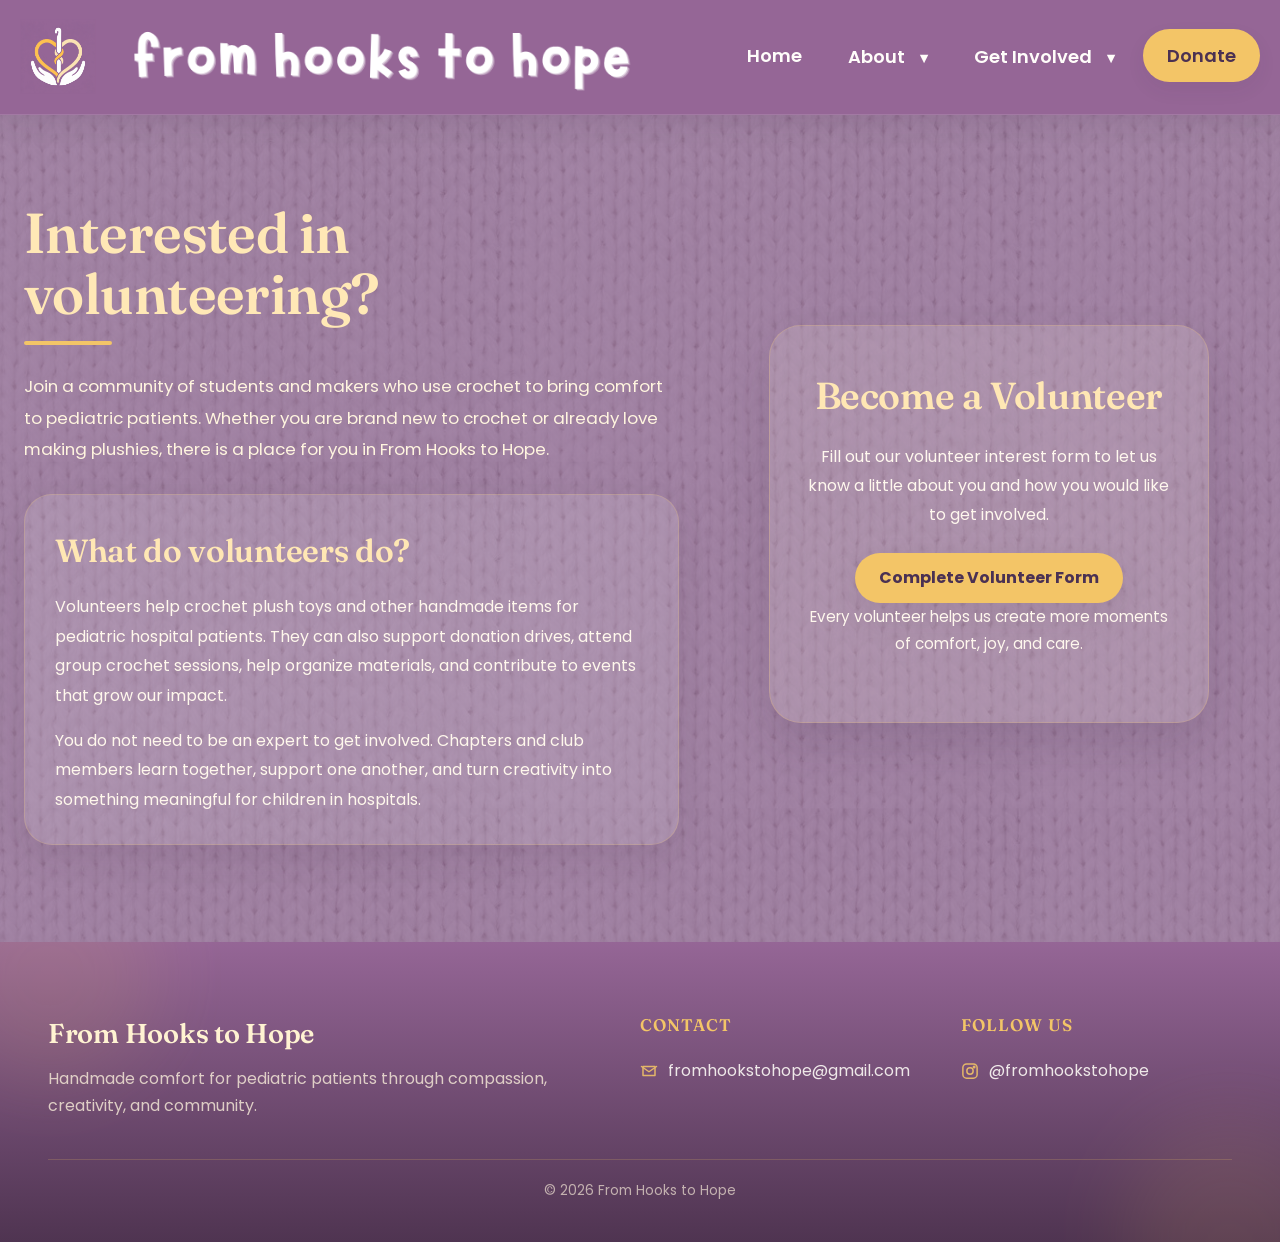
<file: volunteer.html>
<!DOCTYPE html>
<html lang="en">
<head>
  <script async src="https://www.googletagmanager.com/gtag/js?id=G-ZLM5SKXDRL"></script>
  <script>
    window.dataLayer = window.dataLayer || [];
    function gtag(){dataLayer.push(arguments);}
    gtag('js', new Date());
    gtag('config', 'G-ZLM5SKXDRL');
  </script>

  <link rel="icon" type="image/png" href="/logo.png">
  <meta charset="UTF-8">
  <meta name="viewport" content="width=device-width, initial-scale=1.0">
  <title>From Hooks to Hope - Volunteer</title>

  <link href="https://fonts.googleapis.com/css2?family=Fraunces:wght@500;600;700&family=Poppins:wght@300;400;500&display=swap" rel="stylesheet">
  <link href="https://api.fontshare.com/v2/css?f[]=clash-display@500,600,700&display=swap" rel="stylesheet">

  <link rel="stylesheet" href="style.css?v=23">
</head>

<body>

  <header class="site-header">
    <div class="nav-shell">
      <div class="logo">
      <a href="index.html" aria-label="From Hooks to Hope home">
      <img src="logo.png" alt="From Hooks to Hope Logo" class="logo-icon">
      <img src="logo-text.png" alt="From Hooks to Hope" class="logo-text">
      </a>
</div>

      <button class="menu-toggle" aria-label="Open navigation menu" aria-expanded="false" aria-controls="site-nav">
        <span></span>
        <span></span>
        <span></span>
      </button>

      <nav id="site-nav" class="site-nav" aria-label="Main navigation">
        <ul class="nav-list">
          <li><a href="index.html">Home</a></li>

          <li class="dropdown">
            <button class="dropdown-toggle" aria-expanded="false" type="button">
              About <span class="caret">▾</span>
            </button>
            <ul class="dropdown-content">
              <li><a href="about.html">About Us</a></li>
              <li><a href="ourteam.html">Our Team</a></li>
             <a href="impact.html">Impact</a>
            </ul>
          </li>

          <li class="dropdown">
            <button class="dropdown-toggle" aria-expanded="false" type="button">
              Get Involved <span class="caret">▾</span>
            </button>
            <ul class="dropdown-content">
              <li><a href="startchapter.html">Start a Chapter</a></li>
              <li><a href="volunteer.html">Volunteer</a></li>
              <li><a href="partner.html">Partner</a></li>
            </ul>
          </li>

          <li><a class="nav-donate" href="support.html">Donate</a></li>
        </ul>
      </nav>
    </div>
  </header>

  <main class="volunteer-page">
    <section class="volunteer-section">

      <div class="volunteer-left reveal reveal-left">
        <h1>Interested in volunteering?</h1>
        <div class="volunteer-divider"></div>

        <p class="volunteer-intro">
          Join a community of students and makers who use crochet to bring comfort
          to pediatric patients. Whether you are brand new to crochet or already
          love making plushies, there is a place for you in From Hooks to Hope.
        </p>

        <div class="volunteer-info-card reveal reveal-delay-1">
          <h2>What do volunteers do?</h2>
          <p>
            Volunteers help crochet plush toys and other handmade items for
            pediatric hospital patients. They can also support donation drives,
            attend group crochet sessions, help organize materials, and contribute
            to events that grow our impact.
          </p>
          <p>
            You do not need to be an expert to get involved. Chapters and club
            members learn together, support one another, and turn creativity into
            something meaningful for children in hospitals.
          </p>
        </div>
      </div>

      <div class="volunteer-right reveal reveal-right">
        <div class="volunteer-cta-card">
          <h2>Become a Volunteer</h2>
          <p>
            Fill out our volunteer interest form to let us know a little about you
            and how you would like to get involved.
          </p>

          <a href="https://docs.google.com/forms/d/e/1FAIpQLSeMuuQIwbPohbOXhOgtws04FIjCuWFmktTf5qUdrQLvruUv6Q/viewform?usp=publish-editor" target="_blank" rel="noopener noreferrer" class="volunteer-button">
            Complete Volunteer Form
          </a>

          <p class="volunteer-note">
            Every volunteer helps us create more moments of comfort, joy, and care.
          </p>
        </div>
      </div>

    </section>
  </main>



  <footer class="site-footer">
    <div class="footer-content">

      <div class="footer-brand">
        <h3>From Hooks to Hope</h3>
        <p>
          Handmade comfort for pediatric patients through compassion,
          creativity, and community.
        </p>
      </div>

      <div class="footer-links">
        <h4>Contact</h4>
        <a href="mailto:fromhookstohope@gmail.com" class="footer-link">
          <span class="footer-icon">
            <svg viewBox="0 0 24 24" fill="none" stroke="currentColor" stroke-width="2"
              stroke-linecap="round" stroke-linejoin="round">
              <path d="M4 6h16v12H4z"></path>
              <path d="M22 6l-10 7L2 6"></path>
            </svg>
          </span>
          fromhookstohope@gmail.com
        </a>
      </div>

      <div class="footer-links">
        <h4>Follow Us</h4>
        <a href="https://instagram.com/fromhookstohope"
          target="_blank"
          rel="noopener noreferrer"
          class="footer-link">
          <span class="footer-icon">
            <svg viewBox="0 0 24 24" fill="none" stroke="currentColor" stroke-width="2"
              stroke-linecap="round" stroke-linejoin="round">
              <rect x="2.5" y="2.5" width="19" height="19" rx="5"></rect>
              <circle cx="12" cy="12" r="4.2"></circle>
              <circle cx="17.5" cy="6.5" r="1"></circle>
            </svg>
          </span>
          @fromhookstohope
        </a>
      </div>

    </div>

    <div class="footer-bottom">
      <p>© 2026 From Hooks to Hope</p>
    </div>
  </footer>

  <script>
    const menuToggle = document.querySelector('.menu-toggle');
    const siteNav = document.querySelector('.site-nav');
    const dropdowns = document.querySelectorAll('.dropdown');

    if (menuToggle && siteNav) {
      menuToggle.addEventListener('click', () => {
        siteNav.classList.toggle('nav-open');
        const expanded = menuToggle.getAttribute('aria-expanded') === 'true';
        menuToggle.setAttribute('aria-expanded', String(!expanded));
      });
    }

    dropdowns.forEach((dropdown) => {
      const toggle = dropdown.querySelector('.dropdown-toggle');

      if (!toggle) return;

      toggle.addEventListener('click', (e) => {
        e.stopPropagation();

        const isOpen = dropdown.classList.contains('open');

        dropdowns.forEach((item) => {
          item.classList.remove('open');
          const btn = item.querySelector('.dropdown-toggle');
          if (btn) btn.setAttribute('aria-expanded', 'false');
        });

        if (!isOpen) {
          dropdown.classList.add('open');
          toggle.setAttribute('aria-expanded', 'true');
        }
      });
    });

    document.addEventListener('click', (e) => {
      dropdowns.forEach((dropdown) => {
        if (!dropdown.contains(e.target)) {
          dropdown.classList.remove('open');
          const btn = dropdown.querySelector('.dropdown-toggle');
          if (btn) btn.setAttribute('aria-expanded', 'false');
        }
      });
    });

    document.addEventListener('keydown', (e) => {
      if (e.key === 'Escape') {
        dropdowns.forEach((dropdown) => {
          dropdown.classList.remove('open');
          const btn = dropdown.querySelector('.dropdown-toggle');
          if (btn) btn.setAttribute('aria-expanded', 'false');
        });

        if (siteNav) siteNav.classList.remove('nav-open');
        if (menuToggle) menuToggle.setAttribute('aria-expanded', 'false');
      }
    });

    const revealItems = document.querySelectorAll('.reveal');

    const revealObserver = new IntersectionObserver((entries) => {
      entries.forEach((entry) => {
        if (entry.isIntersecting) {
          entry.target.classList.add('is-visible');
          revealObserver.unobserve(entry.target);
        }
      });
    }, {
      threshold: 0.14
    });

    revealItems.forEach((item) => revealObserver.observe(item));
  </script>

</body>
</html>
</file>
<file: style.css>
/* =========================
   GLOBAL
========================= */

:root{
  --bg: #fffaf1;
  --bg-soft: #fff6e6;
  --bg-card: rgba(255,255,255,0.72);
  --surface: #ffffff;
  --text: #4f4254;
  --text-soft: #6f6071;
  --purple: #956696;
  --purple-deep: #5c3d5e;
  --purple-soft: #efe4f0;
  --purple-rgb: 149, 102, 150;
  --gold: #f3c567;
  --gold-deep: #e8b651;
  --cream: #fff3d2;
  --line: rgba(143,106,146,0.14);
  --shadow-sm: 0 8px 20px rgba(57, 35, 61, 0.06);
  --shadow-md: 0 14px 34px rgba(57, 35, 61, 0.10);
  --shadow-lg: 0 22px 46px rgba(57, 35, 61, 0.14);
  --radius-sm: 16px;
  --radius-md: 24px;
  --radius-lg: 32px;
  --max: 1240px;
}

html,
body{
  margin:0;
  padding:0;
  width:100%;
  max-width:100%;
  overflow-x:hidden;
  background:var(--bg);
}

body{
  font-family:'Poppins', sans-serif;
  color:var(--text);
  line-height:1.6;

}

*,
*::before,
*::after{
  box-sizing:border-box;
}

img,
svg,
video{
  max-width:100%;
  height:auto;
  display:block;
}

a{
  color:inherit;
}

h1,h2,h3,h4{
  font-family:'Fraunces', serif;
  font-weight:600;
  letter-spacing:-0.01em;
  margin-top:0;
}

p{
  margin-top:0;
}

main,
section,
footer,
header{
  position:relative;
}

.page-shell,
.section-shell{
  width:min(var(--max), calc(100% - 48px));
  margin:0 auto;
}

/* =========================
   SHARED TEXT / BUTTONS
========================= */

.section-kicker{
  display:inline-flex;
  align-items:center;
  gap:10px;
  padding:8px 14px;
  border-radius:999px;
  background:rgba(243,197,103,0.16);
  color:var(--purple-deep);
  font-size:13px;
  font-weight:700;
  letter-spacing:0.04em;
  text-transform:uppercase;
}

.section-heading,
.support-section-heading,
.member-gallery-heading,
.team-heading,
.about-hero-content,
.projects-hero-content{
  text-align:center;
}

.support-section-heading h2{
  color:#ffc560; 
}

.section-heading h2,
.member-gallery-heading h2,
.team-heading h1,
.about-hero h1,
.projects-hero h1{
  font-size:clamp(2rem, 3.4vw, 3.7rem);
  color:var(--purple);
  margin-bottom:14px;
}


.support-section-heading p{
  color:rgba(255,255,255,0.75);
}

.section-heading p,
.team-heading p,
.about-hero p,
.projects-hero p,
.member-gallery-heading p{
  font-size:1.05rem;
  color:var(--text-soft);
  line-height:1.8;
  max-width:760px;
  margin-left:auto;
  margin-right:auto;
}

.section-heading h2::after,
.support-section-heading h2::after,
.team-heading h1::after,
.about-hero h1::after,
.projects-hero h1::after,
.impact-tagline h2::after{
  content:"";
  display:block;
  width:78px;
  height:4px;
  background:var(--gold);
  margin:14px auto 0 auto;
  border-radius:999px;
}

.button,
.chapter-button,
.volunteer-button,
.partner-button,
.team-button,
.member-button,
.member-button-secondary,
.chapter-pdf-link,
.donate-button{
  display:inline-flex;
  align-items:center;
  justify-content:center;
  gap:10px;
  border:none;
  text-decoration:none;
  border-radius:999px;
  padding:15px 24px;
  font-size:16px;
  font-weight:700;
  line-height:1.2;
  transition:
    transform 0.25s ease,
    box-shadow 0.25s ease,
    background 0.25s ease,
    color 0.25s ease,
    border-color 0.25s ease;
  cursor:pointer;
}

.button:hover,
.chapter-button:hover,
.volunteer-button:hover,
.partner-button:hover,
.team-button:hover,
.member-button:hover,
.member-button-secondary:hover,
.chapter-pdf-link:hover,
.donate-button:hover{
  transform:translateY(-2px);
}

.button-primary,
.chapter-button,
.volunteer-button,
.partner-button,
.member-button,
.donate-button{
  background:var(--gold);
  color:#4a3153;
  box-shadow:var(--shadow-md);
}

.button-primary:hover,
.chapter-button:hover,
.volunteer-button:hover,
.partner-button:hover,
.member-button:hover,
.donate-button:hover{
  background:var(--gold-deep);
}

.button-secondary,
.team-button,
.member-button-secondary,
.chapter-pdf-link{
  background:#fffdf8;
  color:var(--purple-deep);
  border:1px solid rgba(143,106,146,0.14);
  box-shadow:var(--shadow-sm);
}

.button-secondary:hover,
.team-button:hover,
.member-button-secondary:hover,
.chapter-pdf-link:hover{
  background:var(--purple-soft);
}

.hcb-button{
  display:inline-flex;
  align-items:center;
  justify-content:center;
  text-align:center;
  white-space:normal;
  line-height:1.3;
}

/* =========================
   HEADER / NAV
========================= */

.site-header{
  position:sticky;
  top:0;
  z-index:3000;
  background: rgba(var(--purple-rgb), 1);
  backdrop-filter:blur(16px);
  -webkit-backdrop-filter:blur(16px);
  border-bottom:1px solid rgba(255,255,255,0.12);
  box-shadow:0 12px 24px rgba(40, 22, 44, 0.08);
}

.nav-shell{
  width:min(var(--max), calc(100% - 40px));
  margin:0 auto;
  display:flex;
  align-items:center;
  justify-content:space-between;
  gap:26px;
  padding:14px 0;
}

.logo{
  display:flex;
  align-items:center;
}

.logo a{
  display:flex;
  flex-direction:row;
  align-items:center;
  gap:14px;
}

.logo img{
  height:86px;
  width:auto;
}

.logo-icon{
  height:96px;
  width:auto;
}

.logo-text{
  height:46px;
  width:auto;
}

.site-nav{
  display:flex;
  align-items:center;
}

.nav-list{
  list-style:none;
  display:flex;
  align-items:center;
  gap:10px;
  margin:0;
  padding:0;
}

.nav-list > li{
  position:relative;
}

.site-nav a,
.dropdown-toggle{
  appearance:none;
  border:none;
  background:none;
  text-decoration:none;
  color:#fffdfa;
  font-family:'Poppins', sans-serif;
  font-size:18px;
  font-weight:600;
  line-height:1;
  padding:14px 18px;
  border-radius:999px;
  cursor:pointer;
  transition:
    background 0.22s ease,
    color 0.22s ease,
    transform 0.22s ease;
}

.site-nav a:hover,
.dropdown-toggle:hover{
  background:rgba(255,255,255,0.11);
  transform:translateY(-1px);
}

.site-nav a:focus-visible,
.dropdown-toggle:focus-visible,
.menu-toggle:focus-visible{
  outline:3px solid rgba(243,197,103,0.95);
  outline-offset:3px;
}

.dropdown-toggle{
  display:flex;
  align-items:center;
  gap:9px;
}

.caret{
  font-size:15px;
  transition:transform 0.22s ease;
  margin-left: 6px;
  color: #fffdfa;
  display: inline-block;
}

.dropdown.open .caret{
  transform:rotate(180deg);
}

.nav-donate{
  background:var(--gold) !important;
  color:#4b3152 !important;
  padding:14px 24px !important;
  box-shadow:var(--shadow-sm);
}

.nav-donate:hover{
  background:var(--gold-deep) !important;
}

.dropdown-content{
  list-style:none;
  position:absolute;
  top:100%;
  left:0;
  min-width:250px;
  margin:10px 0 0 0;
  padding:10px;
  background:rgba(255,251,242,0.98);
  border:1px solid rgba(143,106,146,0.10);
  border-radius:20px;
  box-shadow:var(--shadow-lg);
  opacity:0;
  visibility:hidden;
  transform:translateY(10px);
  transition:
    opacity 0.22s ease,
    visibility 0.22s ease,
    transform 0.22s ease;
  z-index:20;
}

.dropdown.open .dropdown-content{
  opacity:1;
  visibility:visible;
  transform:translateY(0);
}

.dropdown-content li{
  margin:0;
}

.dropdown-content a{
  display:block;
  color:var(--purple-deep);
  font-size:18px;
  font-weight:600;
  line-height:1.3;
  padding:14px 16px;
  border-radius:14px;
}

.dropdown-content a:hover{
  background:rgba(143,106,146,0.08);
  color:#593f60;
  transform:none;
}

.menu-toggle{
  display:none;
  background:none;
  border:none;
  padding:8px;
  cursor:pointer;
}

.menu-toggle span{
  display:block;
  width:30px;
  height:3px;
  margin:5px 0;
  border-radius:999px;
  background:#fffdfa;
}

/* =========================
   REVEAL
========================= */

.reveal{
   opacity: 0;
  transform: translateY(30px);
  transition:
    opacity 0.8s ease,
    transform 0.8s ease;
  will-change:opacity, transform;
}

.reveal.is-visible{
  opacity:1;
  transform:translateY(0);
}

.reveal-left{
  transform:translateX(-36px);
}

.reveal-right{
  transform:translateX(36px);
}

.reveal-left.is-visible,
.reveal-right.is-visible{
  transform:translateX(0);
}

.reveal-delay-1{ transition-delay:0.08s; }
.reveal-delay-2{ transition-delay:0.16s; }
.reveal-delay-3{ transition-delay:0.24s; }

@media (prefers-reduced-motion: reduce){
  .reveal,
  .reveal-left,
  .reveal-right{
    opacity:1;
    transform:none;
    transition:none;
  }
}

/* =========================
   HOME HERO
========================= */

.hero{
  position: relative;
  overflow: visible;
  min-height:78vh;
  display:grid;
  grid-template-columns:1.2fr 0.8fr;
  gap:42px;
  align-items:center;
  padding:96px 72px;
  background:
    linear-gradient(rgba(143,106,146,0.58), rgba(143,106,146,0.58)),
    url("plushies-hero.png");
  background-size:cover;
  background-position:center;
  background-repeat:no-repeat;
}

.hero-text{
  max-width:760px;
}

.hero-text h1{
  font-size:clamp(2.25rem, 4vw, 4.3rem);
  line-height:1.14;
  color:#fff4d8;
  margin:0;
  max-width:720px;
  font-weight:600;
  text-wrap:balance;
}

.mission{
  background:rgba(255,214,129,0.28);
  border:1px solid rgba(255,255,255,0.16);
  box-shadow:var(--shadow-lg);
  padding:28px 30px 30px 30px;
  border-radius:28px;
  backdrop-filter:blur(8px);
  -webkit-backdrop-filter:blur(8px);
}

.mission h3{
  color:#fff4d8;
  text-align:center;
  margin:0 0 14px 0;
  font-size:2rem;
}

.mission p{
  color:#fff6e5;
  line-height:1.8;
  font-size:1rem;
  margin:0;
}

.hero-divider,
.footer-wave{
  line-height:0;
  overflow:hidden;
}

.footer-wave path{
  fill: rgba(149, 102, 150, 1);
}

.hero-divider{
  position: absolute;
  left: 0;
  bottom: 0;
  width: 100%;
  line-height: 0;
  overflow: hidden;
  transform: translateY(10%); 
  z-index: 5;
}
.hero-divider svg{
  display: block;
}

.hero-divider path{
  fill: rgba(115, 84, 118, 0.9);
}

/* =========================
   HOME IMPACT
========================= */

.home-impact{
  position:relative;
  overflow:hidden;
}

.home-impact::before,
.home-impact::after{
  content:"";
  position:absolute;
  width:180px;
  height:180px;
  background:var(--purple-soft);
  border-radius:50%;
  filter:blur(40px);
  opacity:0.5;
}

.home-impact::before{
  left:-60px;
  top:40%;
}

.home-impact::after{
  right:-60px;
  top:20%;
}

.impact-tagline{
  text-align:center;
  margin:26px 0 20px 0;
  padding:0 20px;
}

.impact-tagline h2{
  font-family:'Clash Display', sans-serif;
  font-size:clamp(2rem, 3vw, 3.1rem);
  color:var(--purple);
  margin:0;
}



.stats{
  display:grid;
  grid-template-columns:repeat(3, 1fr);
  gap:40px;
  max-width:900px;
  margin:40px auto 60px auto;
}
.stat{
  text-align:center;
  padding:20px 10px;
}

.stat h3{
  font-size:clamp(3rem, 6vw, 5rem); 
  font-weight:700;
  color:var(--purple);
  margin:0;
}

.stat p{
  margin-top:10px;
  font-size:1.05rem;
  letter-spacing:0.08em;
  text-transform:uppercase;
  color:var(--text-soft);
}

.photo-masonry{
  column-count:4;
  column-gap:18px;
  width:min(var(--max), calc(100% - 48px));
  margin:0 auto 92px auto;
}

.photo-masonry img{
  width:100%;
  margin:0 0 18px 0;
  border-radius:22px;
  break-inside:avoid;
  box-shadow:var(--shadow-sm);
  transition:
    transform 0.32s ease,
    box-shadow 0.32s ease,
    filter 0.32s ease;
}

.photo-masonry img:hover{
  transform:translateY(-4px) scale(1.02);
  box-shadow:var(--shadow-md);
  filter:saturate(1.04);
}

.how-it-works{
  width:min(var(--max), calc(100% - 48px));
  margin:0 auto;
  padding:0 0 92px 0;
  background:transparent;
}

.process-wrap{
  position:relative;
  display:grid;
  grid-template-columns:repeat(3, minmax(0, 1fr));
  gap:24px;
  background:rgba(255,255,255,0.58);
  border:1px solid var(--line);
  border-radius:30px;
  padding:34px 28px;
  box-shadow:var(--shadow-sm);
}

.process-wrap::before{
  content:"";
  position:absolute;
  top:68px;
  left:12%;
  width:76%;
  height:3px;
  background:rgba(143,106,146,0.16);
  z-index:0;
}

.process-step{
  position:relative;
  z-index:1;
  text-align:center;
  padding:0 10px;
}

.process-number{
  width:66px;
  height:66px;
  margin:0 auto 18px auto;
  border-radius:50%;
  background:var(--purple);
  color:#fff2cf;
  display:flex;
  align-items:center;
  justify-content:center;
  font-family:'Clash Display', sans-serif;
  font-size:24px;
  box-shadow:var(--shadow-sm);
}

.process-text h3{
  font-size:1.8rem;
  color:var(--purple);
  margin:0 0 12px 0;
}

.process-text p{
  margin:0;
  color:var(--text-soft);
  line-height:1.8;
}

.network-section{
  width:min(var(--max), calc(100% - 48px));
  margin:0 auto;
  display:grid;
  grid-template-columns:repeat(2, minmax(0, 1fr));
  gap:24px;
  padding:0 0 92px 0;
  background: transparent;
}

.network-column{
  background:rgba(255,255,255,0.64);
  border:1px solid var(--line);
  border-radius:28px;
  padding:34px 30px;
  box-shadow:var(--shadow-sm);
}

.network-column h2{
  font-size:2.1rem;
  color:var(--purple);
  margin:0 0 18px 0;
}

.network-column h2::after{
  content:"";
  display:block;
  width:74px;
  height:4px;
  background:var(--gold);
  margin-top:12px;
  border-radius:999px;
}

.network-list{
  list-style:none;
  margin:0;
  padding:0;
}

.network-list li{
  font-size:1rem;
  line-height:1.8;
  color:var(--text-soft);
  padding:14px 0;
  border-bottom:1px solid var(--line);
}

.network-list li:last-child{
  border-bottom:none;
  padding-bottom:0;
}

/* =========================
   SHARED PAGE HEROES
========================= */

.about-hero,
.projects-hero{
  background:
    linear-gradient(rgba(255,246,224,0.78), rgba(255,246,224,0.78)),
    url("crochet-pattern.png");
  background-size:cover, 520px;
  background-repeat:no-repeat, repeat;
  padding:104px 24px 76px 24px;
  text-align:center;
}

.about-hero-content,
.projects-hero-content{
  max-width:860px;
  margin:0 auto;
}

/* =========================
   ABOUT
========================= */

.about-story{
  background:
    linear-gradient(rgba(255,246,224,0.78), rgba(255,246,224,0.78)),
    url("crochet-pattern.png");
  background-size:cover, 520px;
  background-repeat:no-repeat, repeat;
  padding:24px 24px 96px 24px;
}

.story-timeline{
  position:relative;
  width:min(var(--max), 100%);
  margin:0 auto;
}

.story-timeline::before{
  content:"";
  position:absolute;
  left:50%;
  top:56px;
  bottom:56px;
  width:3px;
  background:rgba(143,106,146,0.22);
  transform:translateX(-50%);
  z-index:0;
}

.story-block{
  position:relative;
  display:grid;
  grid-template-columns:1.08fr 0.92fr;
  gap:54px;
  align-items:center;
  margin:0 auto 74px auto;
  padding-top:18px;
  z-index:1;
}

.story-block.reverse{
  grid-template-columns:0.92fr 1.08fr;
}

.story-block.reverse .story-text{
  order:2;
}

.story-block.reverse .story-image{
  order:1;
}

.story-block::before{
  content:"";
  position:absolute;
  left:50%;
  top:38px;
  width:15px;
  height:15px;
  border-radius:50%;
  background:var(--gold);
  border:4px solid var(--purple);
  transform:translateX(-50%);
  z-index:2;
}

.story-text{
  background:rgba(255,255,255,0.55);
  border:1px solid var(--line);
  border-radius:28px;
  padding:34px;
  box-shadow:var(--shadow-sm);
  backdrop-filter:blur(4px);
  -webkit-backdrop-filter:blur(4px);
}

.story-text h2{
  font-size:2.2rem;
  color:var(--purple);
  margin:0 0 16px 0;
}

.story-text p{
  font-size:1.02rem;
  line-height:1.82;
  color:var(--text);
  margin:0 0 16px 0;
}

.story-text p:last-child{
  margin-bottom:0;
}

.story-image img{
  width:100%;
  height:430px;
  object-fit:cover;
  border-radius:28px;
  box-shadow:var(--shadow-md);
}

.about-closing{
  max-width:900px;
  margin:8px auto 0 auto;
  background:rgba(255,255,255,0.60);
  border:1px solid var(--line);
  border-radius:30px;
  text-align:center;
  padding:42px 34px;
  box-shadow:var(--shadow-sm);
}

.about-closing h2{
  font-size:2.4rem;
  color:var(--purple);
  margin:0 0 16px 0;
}

.about-closing p{
  font-size:1.05rem;
  line-height:1.8;
  color:var(--text-soft);
  margin:0 0 12px 0;
}

.about-closing p:last-child{
  margin-bottom:0;
}

/* =========================
   TEAM
========================= */

.team-page{
  background:
    linear-gradient(rgba(255,246,224,0.78), rgba(255,246,224,0.78)),
    url("crochet-pattern.png");
  background-size:cover, 520px;
  background-repeat:no-repeat, repeat;
  padding:100px 24px 96px 24px;
}

.team-heading{
  max-width:760px;
  margin:0 auto 60px auto;
}

.team-container{
  width:min(var(--max), 100%);
  margin:0 auto;
}

.team-grid{
  display:grid;
  grid-template-columns:repeat(3, minmax(0, 1fr));
  gap:32px;
  align-items:start;
}

.team-card{
  text-align:left;
}

.team-photo-link{
  display:block;
  text-decoration:none;
}

.team-photo-wrap{
  position:relative;
  overflow:hidden;
  border-radius:22px;
  margin-bottom:18px;
  box-shadow:var(--shadow-md);
}

.team-card img{
  width:100%;
  height:430px;
  object-fit:cover;
  transition:transform 0.35s ease;
}

.team-photo-link:hover img{
  transform:scale(1.03);
}

.team-name{
  font-size:2rem;
  color:var(--purple);
  margin:0 0 6px 0;
}

.team-role{
  margin:0;
  color:var(--text-soft);
  font-size:1.05rem;
  line-height:1.6;
}

.team-button-wrap{
  display:flex;
  justify-content:center;
  margin-top:50px;
}

/* =========================
   MEMBER PAGES
========================= */

.member-page{
  padding:82px 24px 92px 24px;
  background:linear-gradient(180deg, #fffdf8 0%, #fff6e8 100%);
}

.member-profile{
  width:min(var(--max), 100%);
  margin:0 auto 64px auto;
  display:grid;
  grid-template-columns:0.92fr 1.08fr;
  gap:42px;
  align-items:start;
}

.member-image img{
  width:100%;
  height:560px;
  object-fit:cover;
  border-radius:30px;
  box-shadow:var(--shadow-lg);
}

.member-content{
  padding-top:8px;
}

.member-label{
  display:inline-block;
  background:rgba(243,197,103,0.18);
  color:var(--purple-deep);
  border-radius:999px;
  font-size:12px;
  font-weight:700;
  letter-spacing:0.06em;
  text-transform:uppercase;
  padding:8px 13px;
  margin-bottom:16px;
}

.member-content h1{
  font-size:clamp(2.5rem, 4vw, 4rem);
  color:var(--purple);
  margin:0 0 8px 0;
}

.member-role{
  font-size:1.25rem;
  color:var(--text-soft);
  margin:0 0 18px 0;
}

.member-divider{
  width:88px;
  height:4px;
  background:var(--gold);
  border-radius:999px;
  margin:0 0 22px 0;
}

.member-bio{
  font-size:1.02rem;
  line-height:1.85;
  color:var(--text);
  margin:0 0 18px 0;
}

.member-detail{
  font-size:1.02rem;
  color:var(--text-soft);
  margin:16px 0 24px 0;
  padding-top:14px;
  border-top:1px solid var(--line);
}

.member-highlight{
  color:var(--purple);
  font-weight:700;
}

.member-buttons{
  display:flex;
  flex-wrap:wrap;
  gap:14px;
  margin-top:26px;
}

.member-gallery-section{
  width:min(var(--max), 100%);
  margin:0 auto;
}

.member-gallery-heading{
  margin-bottom:24px;
}

.member-gallery{
  display:grid;
  grid-template-columns:repeat(3, minmax(0, 1fr));
  gap:18px;
}

.member-gallery img{
  width:100%;
  height:300px;
  object-fit:cover;
  border-radius:22px;
  box-shadow:var(--shadow-sm);
}

/* =========================
   PROJECTS
========================= */

.projects-page{
  background:
    linear-gradient(rgba(255,246,224,0.78), rgba(255,246,224,0.78)),
    url("crochet-pattern.png");
  background-size:cover, 520px;
  background-repeat:no-repeat, repeat;
  padding:30px 24px 96px 24px;
}

.projects-timeline{
  position:relative;
  width:min(var(--max), 100%);
  margin:0 auto;
}

.projects-timeline::before{
  content:"";
  position:absolute;
  left:126px;
  top:0;
  bottom:0;
  width:3px;
  background:rgba(143,106,146,0.24);
}

.project-entry{
  position:relative;
  display:grid;
  grid-template-columns:100px 1fr;
  gap:30px;
  align-items:start;
  margin-bottom:70px;
}

.project-entry::before{
  content:"";
  position:absolute;
  left:119px;
  top:18px;
  width:15px;
  height:15px;
  border-radius:50%;
  background:var(--gold);
  border:4px solid var(--purple);
  z-index:2;
}

.project-year{
  text-align:right;
  font-size:2rem;
  color:var(--purple);
  line-height:1;
  padding-top:8px;
}

.project-card{
  background:rgba(255,255,255,0.58);
  border:1px solid var(--line);
  border-radius:28px;
  padding:34px 30px;
  box-shadow:var(--shadow-sm);
}

.project-card h2{
  font-size:2.2rem;
  color:var(--purple);
  margin:0 0 16px 0;
}

.project-card p{
  font-size:1rem;
  line-height:1.82;
  color:var(--text);
  margin:0 0 22px 0;
}

.project-gallery{
  display:grid;
  grid-template-columns:repeat(2, minmax(0, 1fr));
  gap:18px;
}

.project-gallery img{
  width:100%;
  height:270px;
  object-fit:cover;
  border-radius:22px;
  box-shadow:var(--shadow-sm);
}

/* =========================
   GET INVOLVED PAGES
========================= */

.chapter-page,
.volunteer-page,
.partner-page{
  background:
    linear-gradient(rgba(143,106,146,0.82), rgba(143,106,146,0.82)),
    url("crochet-pattern.png");
  background-size:cover, 520px;
  background-repeat:no-repeat, repeat;
  padding:88px 24px 96px 24px;
}

.chapter-section,
.volunteer-section,
.partner-section{
  width:min(var(--max), 100%);
  margin:0 auto;
  display:grid;
  grid-template-columns:1.1fr 0.9fr;
  gap:42px;
  align-items:center;
  min-height:70vh;
}

.chapter-left,
.volunteer-left,
.partner-left{
  color:#fff7eb;
}

.chapter-left h1,
.volunteer-left h1,
.partner-left h1{
  font-size:clamp(2.5rem, 4.4vw, 4.3rem);
  line-height:1.08;
  color:#ffe8b6;
  margin:0 0 16px 0;
}

.chapter-divider,
.volunteer-divider,
.partner-divider,
.support-divider{
  width:88px;
  height:4px;
  background:var(--gold);
  border-radius:999px;
  margin:0 0 26px 0;
}

.chapter-intro,
.volunteer-intro,
.partner-intro{
  font-size:1.05rem;
  line-height:1.9;
  color:#fff5df;
  max-width:720px;
  margin:0 0 28px 0;
}

.chapter-info-card,
.volunteer-info-card,
.partner-info-card,
.support-info-card{
  background:rgba(255,255,255,0.12);
  border:1px solid rgba(243,197,103,0.20);
  border-radius:28px;
  padding:30px;
  box-shadow:var(--shadow-md);
  backdrop-filter:blur(8px);
  -webkit-backdrop-filter:blur(8px);
}

.chapter-info-card h2,
.volunteer-info-card h2,
.partner-info-card h2,
.support-info-card h3{
  color:#ffe7b4;
  font-size:2rem;
  margin:0 0 16px 0;
}

.chapter-info-card p,
.volunteer-info-card p,
.partner-info-card p,
.support-info-card p{
  color:#fff8ec;
  line-height:1.84;
  margin:0 0 16px 0;
}

.chapter-info-card p:last-child,
.volunteer-info-card p:last-child,
.partner-info-card p:last-child,
.support-info-card p:last-child{
  margin-bottom:0;
}

.chapter-right,
.volunteer-right,
.partner-right{
  display:flex;
  justify-content:center;
}

.chapter-cta-card,
.volunteer-cta-card,
.partner-cta-card,
.support-cta-card{
  width:100%;
  max-width:440px;
  background:rgba(255,248,234,0.14);
  border:1px solid rgba(243,197,103,0.22);
  border-radius:32px;
  padding:40px 32px;
  text-align:center;
  box-shadow:var(--shadow-lg);
  backdrop-filter:blur(10px);
  -webkit-backdrop-filter:blur(10px);
}

.chapter-cta-card h2,
.volunteer-cta-card h2,
.partner-cta-card h2,
.support-cta-card h2{
  font-size:2.35rem;
  color:#ffe7b4;
  margin:0 0 16px 0;
}

.chapter-cta-card p,
.volunteer-cta-card p,
.partner-cta-card p,
.support-cta-card p{
  color:#fff8ee;
  line-height:1.82;
  margin:0 0 24px 0;
}

.chapter-note,
.volunteer-note,
.partner-note{
  margin:0;
  color:#fff0cc;
  font-size:0.95rem;
}

.chapter-pdf{
  text-align:center;
  margin:0 0 18px 0;
}

.chapter-pdf-text{
  color:#fff4d8;
  font-size:15px;
  margin:0 0 10px 0;
}

/* =========================
   SUPPORT
========================= */

@media screen and (max-width: 1024px){

  .hero{
    grid-template-columns:1fr;
    gap:28px;
    padding:72px 28px 60px 28px; /* tighter bottom fixes divider spacing */
    min-height:auto;
  }

  .stats,
  .network-section,
  .support-hero-grid,
  .chapter-section,
  .volunteer-section,
  .partner-section,
  .member-profile{
    grid-template-columns:1fr;
  }

  .team-grid{
    grid-template-columns:repeat(2, minmax(0, 1fr));
  }

  .story-block,
  .story-block.reverse{
    grid-template-columns:1fr;
    gap:24px;
  }

  .story-block.reverse .story-text,
  .story-block.reverse .story-image{
    order:initial;
  }

  .story-timeline::before,
  .story-block::before{
    display:none;
  }

  .sponsor-grid{
    grid-template-columns:1fr;
  }

  .project-gallery{
    grid-template-columns:1fr 1fr;
  }
   support-hero-grid{
    grid-template-columns:1fr;
  }

  .sponsor-grid{
    grid-template-columns:repeat(3, 1fr);
  }
}

/* =========================
   TABLET / MOBILE
========================= */

@media screen and (max-width: 768px){

  .nav-shell{
    width:calc(100% - 24px);
    padding:10px 0;
    display:grid;
    grid-template-columns:auto 1fr auto;
    align-items:center;
    gap:10px;
  }

  .logo img{
  height:60px;
  max-width:200px;
}

  .menu-toggle{
    display:block;
    justify-self:end;
    z-index:1002;
    margin-left:auto;
  }

  .site-nav{
    grid-column:1 / -1;
    display:none;
    width:100%;
  }

  .site-nav.nav-open{
    display:block;
  }

  .nav-list{
    flex-direction:column;
    align-items:stretch;
    gap:12px;
    padding-top:10px;
  }

  .nav-list > li{
    width:100%;
    margin:0;
  }

  .nav-list > li + li{
    margin-top:2px;
  }

  .site-nav a,
  .dropdown-toggle{
    display:flex;
    width:100%;
    justify-content:space-between;
    align-items:center;
    text-align:left;
    padding:13px 16px;
    border-radius:18px;
    background:rgba(255,255,255,0.08);
    font-size:16px;
    line-height:1.2;
  }

  .dropdown-content{
    position:static;
    min-width:100%;
    padding:8px;
    border-radius:16px;
    box-shadow:none;
    background:rgba(255,255,255,0.08);
    border:1px solid rgba(255,255,255,0.10);
    opacity:1;
    visibility:visible;
    transform:none;
    display:none;
    margin-top: 6px;
    margin-bottom: 6px;
  }

  .dropdown.open .dropdown-content{
    display:block;
  }

  .dropdown-content a{
    color:#fffdf8;
    background:rgba(255,255,255,0.06);
    font-size:16px;
    padding:12px 14px;
    margin-bottom: 4px;
  }

  .nav-donate{
    display:block;
    width:100%;
    text-align:center !important;
    margin-top:4px;
  }

  /* HERO FIX */
  .hero{
    padding:46px 20px 50px 20px;
  }

  .hero-text h1{
    font-size:2rem;
    line-height:1.18;
  }

  .mission{
    padding:20px;
  }

  /* FIX: keeps divider from floating too low/high */
  .hero-divider{
    bottom:0;
  }

  .hero-divider svg{
    height:60px;
  }

  /* TEXT */
  .impact-tagline h2,
  .section-heading h2,
  .support-section-heading h2,
  .member-gallery-heading h2{
    font-size:2rem;
  }

  .stats{
    width:calc(100% - 24px);
    grid-template-columns:1fr;
  }

  .photo-masonry{
  display: grid;
  grid-template-columns: 1fr 1fr;
  gap: 12px;
  column-count: unset;
  width: calc(100% - 24px);
  margin: 0 auto 72px auto;
}

.photo-masonry img{
  width: 100% !important;
  height: 180px !important;
  max-height: none !important;
  display: block !important;
  object-fit: cover;
  margin-bottom: 0;
  border-radius: 16px;
}
  .how-it-works,
  .network-section{
    width:calc(100% - 24px);
  }

  .process-wrap{
    grid-template-columns:1fr;
    padding:20px 16px;
  }

  .process-wrap::before{
    display:none;
  }

  .process-step{
    text-align:left;
    padding:0;
  }

  .process-number{
    margin:0 0 12px 0;
  }

  /* PAGE PADDING */
  .about-hero,
  .projects-hero,
  .team-page,
  .about-story,
  .projects-page,
  .chapter-page,
  .volunteer-page,
  .partner-page,
  .support-page,
  .member-page{
    padding-left:16px;
    padding-right:16px;
  }

  /* CARDS */
  .story-text,
  .about-closing,
  .project-card,
  .chapter-info-card,
  .volunteer-info-card,
  .partner-info-card,
  .support-info-card,
  .support-option-card,
  .chapter-cta-card,
  .volunteer-cta-card,
  .partner-cta-card,
  .support-cta-card,
  .network-column,
  .sponsor-box{
    padding:20px 16px;
    border-radius:22px;
  }

  /* FIX: images disappearing issue */
  .story-image img,
  .team-card img,
  .member-image img,
  .member-gallery img,
  .project-gallery img{
    width:100%;
    height:auto;
    max-height:360px;
    object-fit:cover;
  }

  .team-grid,
  .member-gallery,
  .support-options-grid,
  .project-gallery{
    grid-template-columns:1fr;
  }

  .member-content h1{
    font-size:2.5rem;
  }

  .projects-timeline::before{
    left:18px;
  }

  .project-entry{
    grid-template-columns:1fr;
    gap:14px;
    padding-left:40px;
    margin-bottom:40px;
  }

  .project-entry::before{
    left:11px;
    top:10px;
  }

  .project-year{
    text-align:left;
    font-size:1.7rem;
    padding-top:0;
  }

  .support-quick-donate,
  .member-buttons{
    flex-direction:column;
    align-items:stretch;
  }

  .chapter-button,
  .volunteer-button,
  .partner-button,
  .team-button,
  .member-button,
  .member-button-secondary,
  .chapter-pdf-link,
  .donate-button{
    width:100%;
    max-width:100%;
  }
  .support-page{
    padding:60px 16px 72px 16px;
  }

  .support-hero-grid{
    grid-template-columns:1fr !important;
    gap:28px;
  }

  .sponsor-grid{
    grid-template-columns:1fr !important;
    gap:12px;
  }

  .support-options-grid{
    grid-template-columns:1fr !important;
    gap:16px;
  }

  .support-quick-donate{
    flex-direction:column;
    align-items:stretch;
  }

  .donate-button{
    width:100%;
    text-align:center;
  }

  .support-hero-left h1{
    font-size:2.2rem;
  }

  .sponsor-box,
  .support-option-card,
  .support-info-card{
    padding:20px 16px;
  }

  .support-left h2{
    font-size:1.8rem;
  }
   
.footer-content{
  display: grid !important;
  grid-template-columns: 1fr !important;
  gap: 20px;
  text-align: center;
  width: calc(100% - 32px);
  margin: 0 auto;
}

  .footer-brand,
  .footer-links{
    width: 100%;
    display: flex;
    flex-direction: column;
    align-items: center;
  }

  .footer-brand p{
    max-width: 320px;
  }

  .footer-links h4{
    margin-bottom: 12px;
  }

  .footer-link{
    justify-content: center;
    width: 100%;
    max-width: 320px;
    margin: 0 auto 10px auto;
  }

  .footer-icon{
    display: inline-flex;
  }

   .footer-link:hover {
  transform: none;
}

 .footer-bottom{
  width: 100%;
  margin: 24px auto 0 auto;
}

   .site-footer{
  padding: 48px 16px 24px;
}
}

/* =========================
   SMALL PHONES
========================= */

@media screen and (max-width: 480px){

  .hero{
    padding:38px 16px 46px 16px;
  }

  .hero-text h1{
    font-size:1.8rem;
  }

  .photo-masonry{
    column-count:1;
    width:calc(100% - 20px);
  }

  .stat h3{
    font-size:2.4rem;
  }

  .about-hero h1,
  .projects-hero h1,
  .support-hero h1,
  .chapter-left h1,
  .volunteer-left h1,
  .partner-left h1{
    font-size:2.2rem;
  }

  .team-card img,
  .member-image img,
  .member-gallery img,
  .project-gallery img{
    height:auto;
  }

  .story-text h2,
  .project-card h2,
  .network-column h2,
  .support-left h2,
  .chapter-info-card h2,
  .volunteer-info-card h2,
  .partner-info-card h2,
  .support-info-card h3,
  .sponsor-box h2{
    font-size:1.8rem;
  }
}

.highlight-name{
  color:#e3b65a;
  font-weight:600;
}

.impact-page{
  position: relative;
   background:
    linear-gradient(rgba(255,246,224,0.78), rgba(255,246,224,0.78)),
    url("crochet-pattern.png");
  background-size: cover, 520px;
  background-repeat: no-repeat, repeat;
  background-attachment: scroll;
}

.impact-page > *{
  position: relative;
  z-index: 1;
}

.site-header{
  z-index: 9999;
  position: sticky;
}

.impact-page .home-impact{
  background: transparent;
}

.hero-cta{
  display:flex;
  gap:14px;
  margin-top:26px;
  flex-wrap:wrap;
}

.impact-stats{
  display:flex;
  align-items:center;
  justify-content:center;
  gap:60px;
  width:min(var(--max), calc(100% - 48px));
  margin:80px auto 100px auto;
  text-align:center;
}

/* BIG STAT */
.impact-main h2{
  font-size:6.5rem;
  color:var(--purple);
  margin:0;
  line-height:1;
}

.impact-main p{
  margin-top:12px;
  font-size:1.3rem;
  color:var(--text-soft);
}

/* DIVIDER */
.impact-divider{
  width:1px;
  height:100px;
  background:var(--line);
}

/* SIDE STATS */
.impact-side{
  display:flex;
  flex-direction:column;
  gap:30px;
}

.impact-small h3{
  font-size:2.6rem;
  color:var(--purple);
  margin:0;
}

.impact-small p{
  margin-top:6px;
  font-size:1.05rem;
  color:var(--text-soft);
}

body.home{
  background:
    linear-gradient(rgba(255,246,224,0.78), rgba(255,246,224,0.78)),
    url("crochet-pattern.png");
  background-size: cover, 520px;
  background-repeat: no-repeat, repeat;
}

/* =========================
   FOOTER 
========================= */

.site-footer{
  background: linear-gradient(
    180deg,
    var(--purple) 0%,
    #4f3451 100%
  );
  color: #fffdf8;
  padding: 70px 24px 26px;
  position: relative;
  overflow: hidden;
}

.site-footer::before,
.site-footer::after{
  content:"";
  position:absolute;
  width:220px;
  height:220px;
  border-radius:50%;
  background: var(--gold);
  opacity:0.10;
  filter: blur(40px);
  z-index:0;
}

.site-footer::before{
  top:-80px;
  left:-60px;
}

.site-footer::after{
  bottom:-100px;
  right:-60px;
}

.footer-content{
  width: min(var(--max), calc(100% - 48px));
  margin: 0 auto;
  display: grid;
  grid-template-columns: 2fr 1fr 1fr;
  gap: 50px;
  align-items: start;
  position: relative;
  z-index: 1;
}

.footer-brand h3{
  font-family: 'Fraunces', serif;
  font-size: 1.7rem;
  margin: 0 0 10px 0;
  color: var(--cream);
}

.footer-brand p{
  margin: 0;
  opacity: 0.85;
  line-height: 1.7;
  color: rgba(255, 245, 223, 0.9);
}

.footer-links h4{
  margin: 0 0 14px 0;
  font-size: 1.05rem;
  letter-spacing: 0.06em;
  text-transform: uppercase;
  color: var(--gold);
}

.footer-link{
  display: flex;
  align-items: center;
  gap: 10px;
  text-decoration: none;
  color: #fffdf8;
  opacity: 0.88;
  margin-bottom: 10px;
  transition: all 0.25s ease;
  padding: 6px 0;
  border-radius: 10px;
}

.footer-link:hover{
  opacity: 1;
  color: var(--gold);
  transform: translateX(4px);
}

.footer-icon svg{
  width: 18px;
  height: 18px;
  color: var(--gold);
}

.footer-bottom{
  width: min(var(--max), calc(100% - 48px));
  margin: 40px auto 0 auto;
  text-align: center;
  font-size: 0.85rem;
  opacity: 0.75;
  border-top: 1px solid rgba(243, 197, 103, 0.25);
  padding-top: 20px;
  color: rgba(255, 245, 223, 0.85);
}

.footer-link:hover svg{
  color: var(--cream);
}

/* =========================
   SUPPORT PAGE
========================= */

.support-page{
  background:
    linear-gradient(rgba(143,106,146,0.82), rgba(143,106,146,0.82)),
    url("crochet-pattern.png");
  background-size:cover, 520px;
  background-repeat:no-repeat, repeat;
  padding:88px 24px 96px 24px;
}

.support-hero-grid{
  width:min(var(--max), 100%);
  margin:0 auto 60px auto;
  display:grid;
  grid-template-columns:1.1fr 0.9fr;
  gap:42px;
  align-items:center;
}

.support-hero-left h1{
  font-size:clamp(2.5rem, 4.4vw, 4.3rem);
  line-height:1.08;
  color:#ffe8b6;
  margin:0 0 16px 0;
}

.support-hero-left p{
  font-size:1.05rem;
  line-height:1.9;
  color:#fff5df;
  margin:0 0 28px 0;
}

.support-quick-donate{
  display:flex;
  flex-wrap:wrap;
  gap:14px;
}

.sponsor-box{
  background:rgba(255,255,255,0.12);
  border:1px solid rgba(243,197,103,0.20);
  border-radius:28px;
  padding:30px;
  box-shadow:var(--shadow-md);
  backdrop-filter:blur(8px);
  -webkit-backdrop-filter:blur(8px);
}

.sponsor-box h2{
  color:#ffe7b4;
  font-size:2rem;
  margin:0 0 20px 0;
}

.sponsor-grid{
  display:grid;
  grid-template-columns:repeat(3, 1fr);
  gap:16px;
}

.sponsor-card{
  background:rgba(255,255,255,0.10);
  border:1px solid rgba(243,197,103,0.18);
  border-radius:18px;
  padding:20px 16px;
  text-align:center;
}

.sponsor-card h3{
  font-size:2rem;
  color:#f3c567;
  margin:0 0 8px 0;
}

.sponsor-card p{
  color:#fff8ec;
  font-size:0.95rem;
  line-height:1.6;
  margin:0;
}

.support-main-section{
  width:min(var(--max), 100%);
  margin:0 auto 60px auto;
}

.support-left h2{
  font-size:2.4rem;
  color:#ffe7b4;
  margin:0 0 16px 0;
}

.support-intro{
  font-size:1.05rem;
  line-height:1.9;
  color:#fff5df;
  margin:0 0 28px 0;
}

.support-options-grid{
  display:grid;
  grid-template-columns:repeat(2, 1fr);
  gap:24px;
  width:min(var(--max), 100%);
  margin:32px auto 0 auto;
}

.support-option-card{
  background:rgba(255,255,255,0.12);
  border:1px solid rgba(243,197,103,0.20);
  border-radius:24px;
  padding:28px 24px;
  box-shadow:var(--shadow-md);
  backdrop-filter:blur(8px);
  -webkit-backdrop-filter:blur(8px);
}

.support-option-card h3{
  font-size:1.6rem;
  color:#ffe7b4;
  margin:0 0 12px 0;
}

.support-option-card p{
  color:#fff8ec;
  line-height:1.8;
  margin:0;
}

.support-other-ways{
  width:min(var(--max), 100%);
  margin:0 auto;
}
</file>
